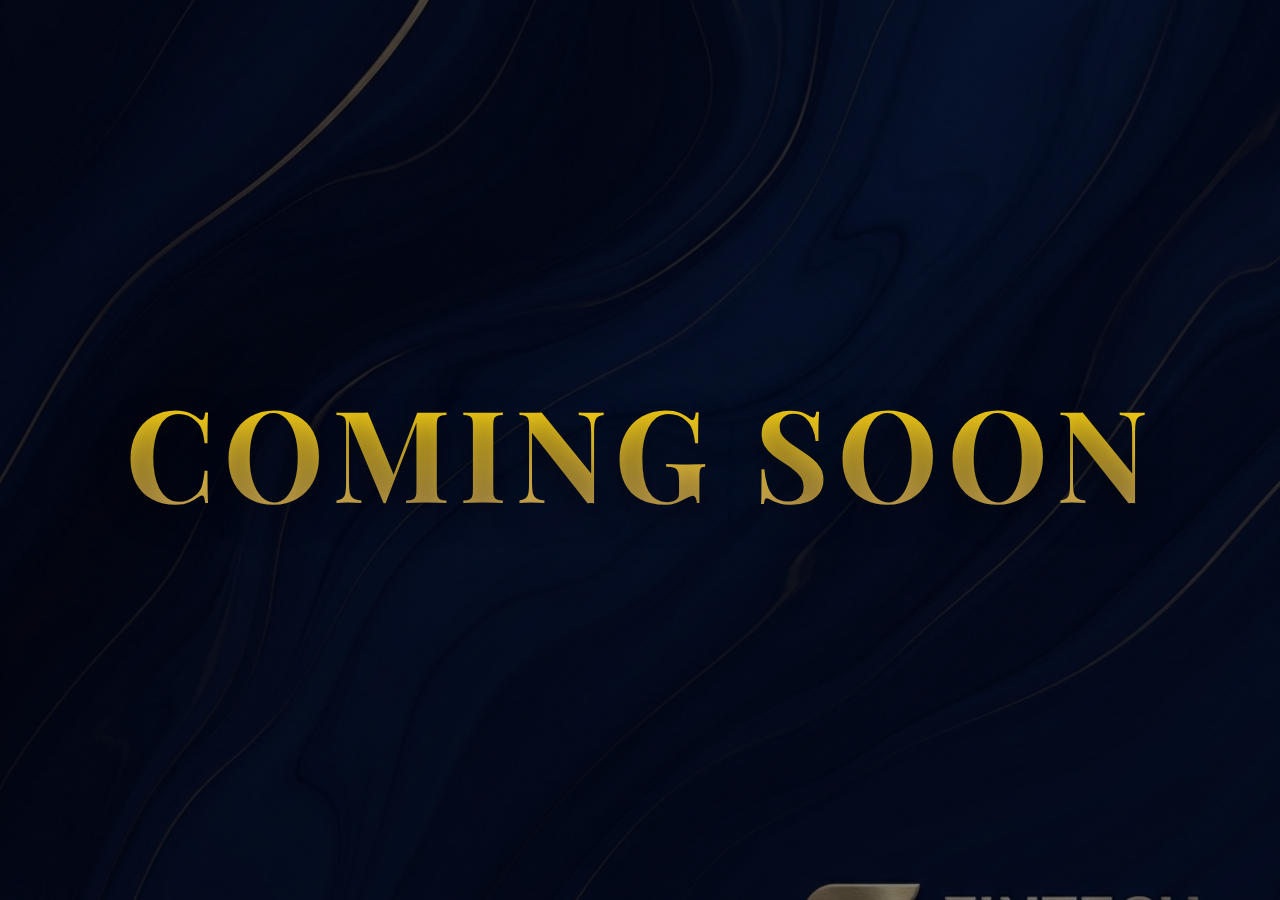
<file: index.html>
<!DOCTYPE html>
<html lang="en">

<head>
    <meta charset="UTF-8">
    <meta name="viewport" content="width=device-width, initial-scale=1.0">
    <title>Coming Soon | Aarthi, Madesh, Hari</title>
    <link rel="preconnect" href="https://fonts.googleapis.com">
    <link rel="preconnect" href="https://fonts.gstatic.com" crossorigin>
    <link href="https://fonts.googleapis.com/css2?family=Playfair+Display:ital,wght@0,400;0,700;1,400&display=swap"
        rel="stylesheet">
    <link rel="stylesheet" href="styles.css">
</head>

<body>

    <div class="container">
        <!-- Main Hero Text -->
        <h1 class="hero-text">COMING SOON</h1>

        <!-- Team Section -->
        <!-- <div class="team-section">
        <div class="team-members">
            <span class="member">Aarthi</span>
            <span class="member">Madesh</span>
            <span class="member">Hari</span>
        </div>
    </div> -->
    </div>

</body>

</html>
</file>
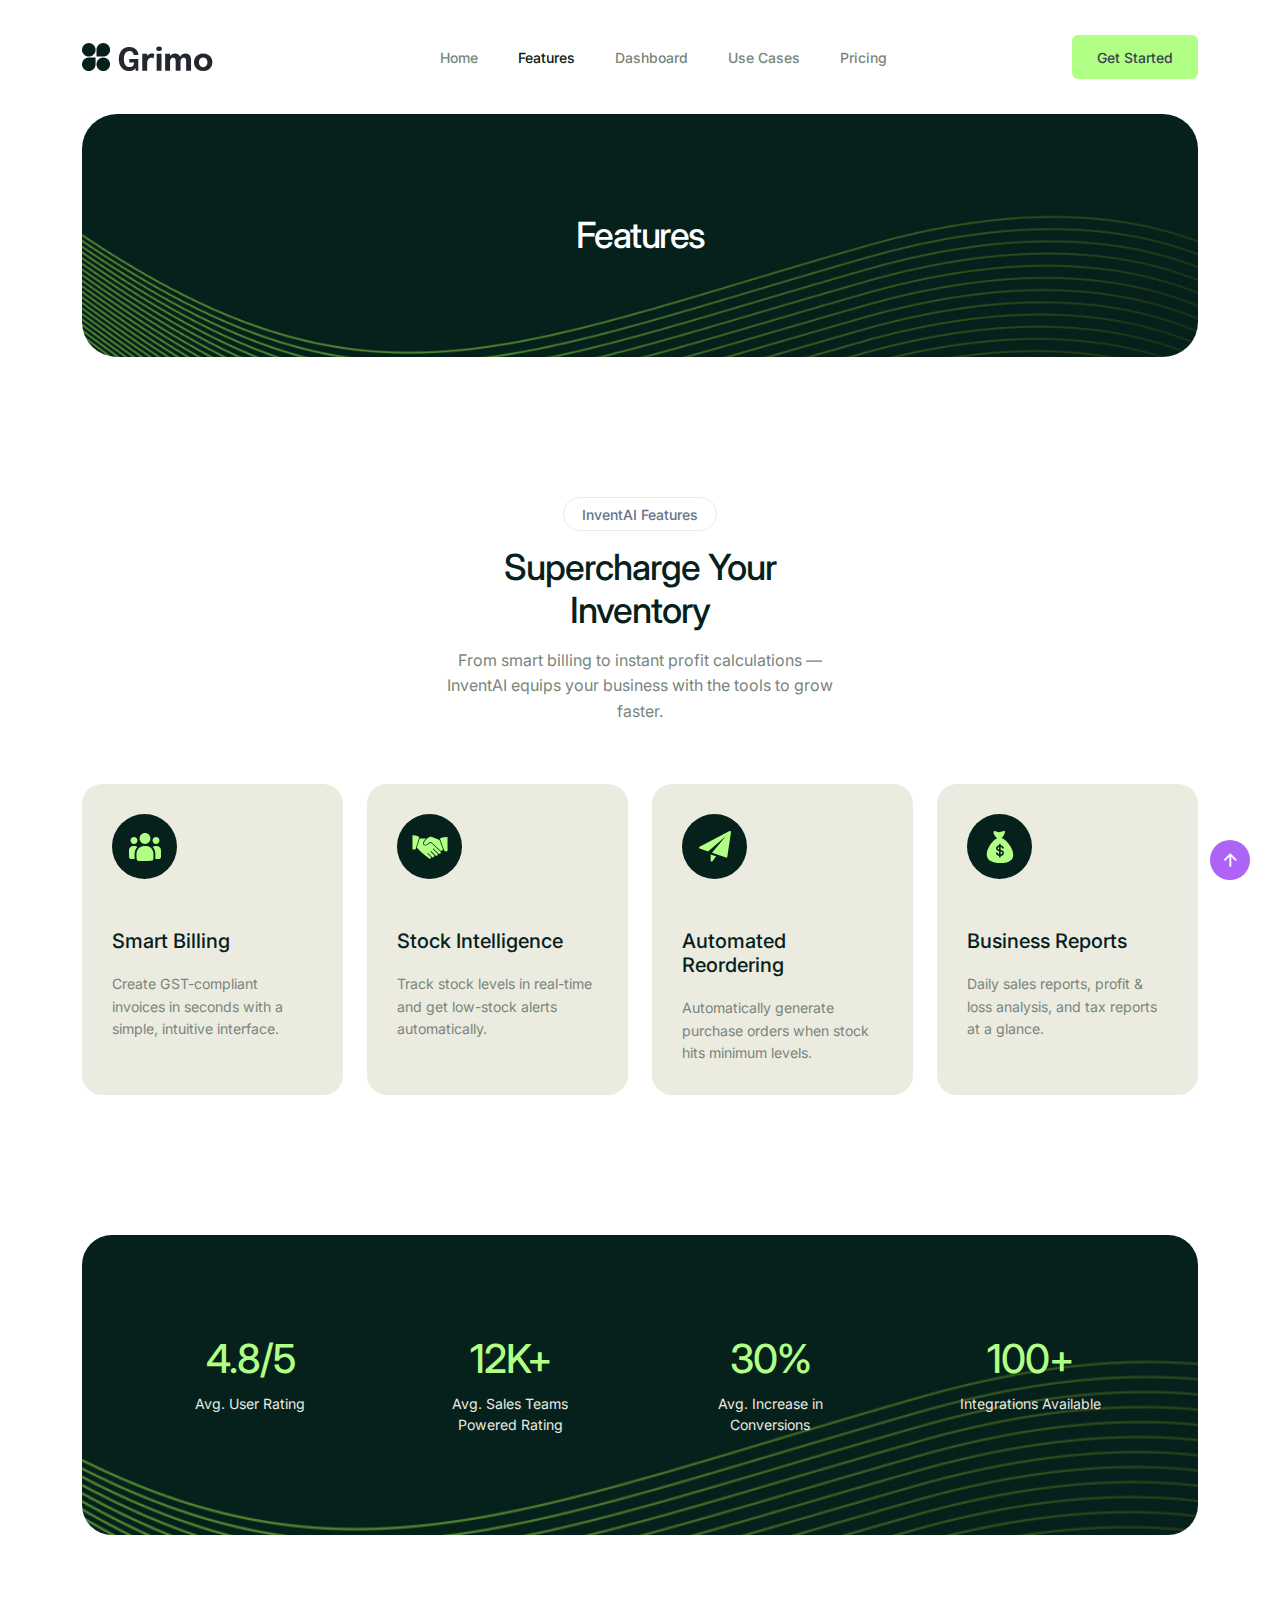
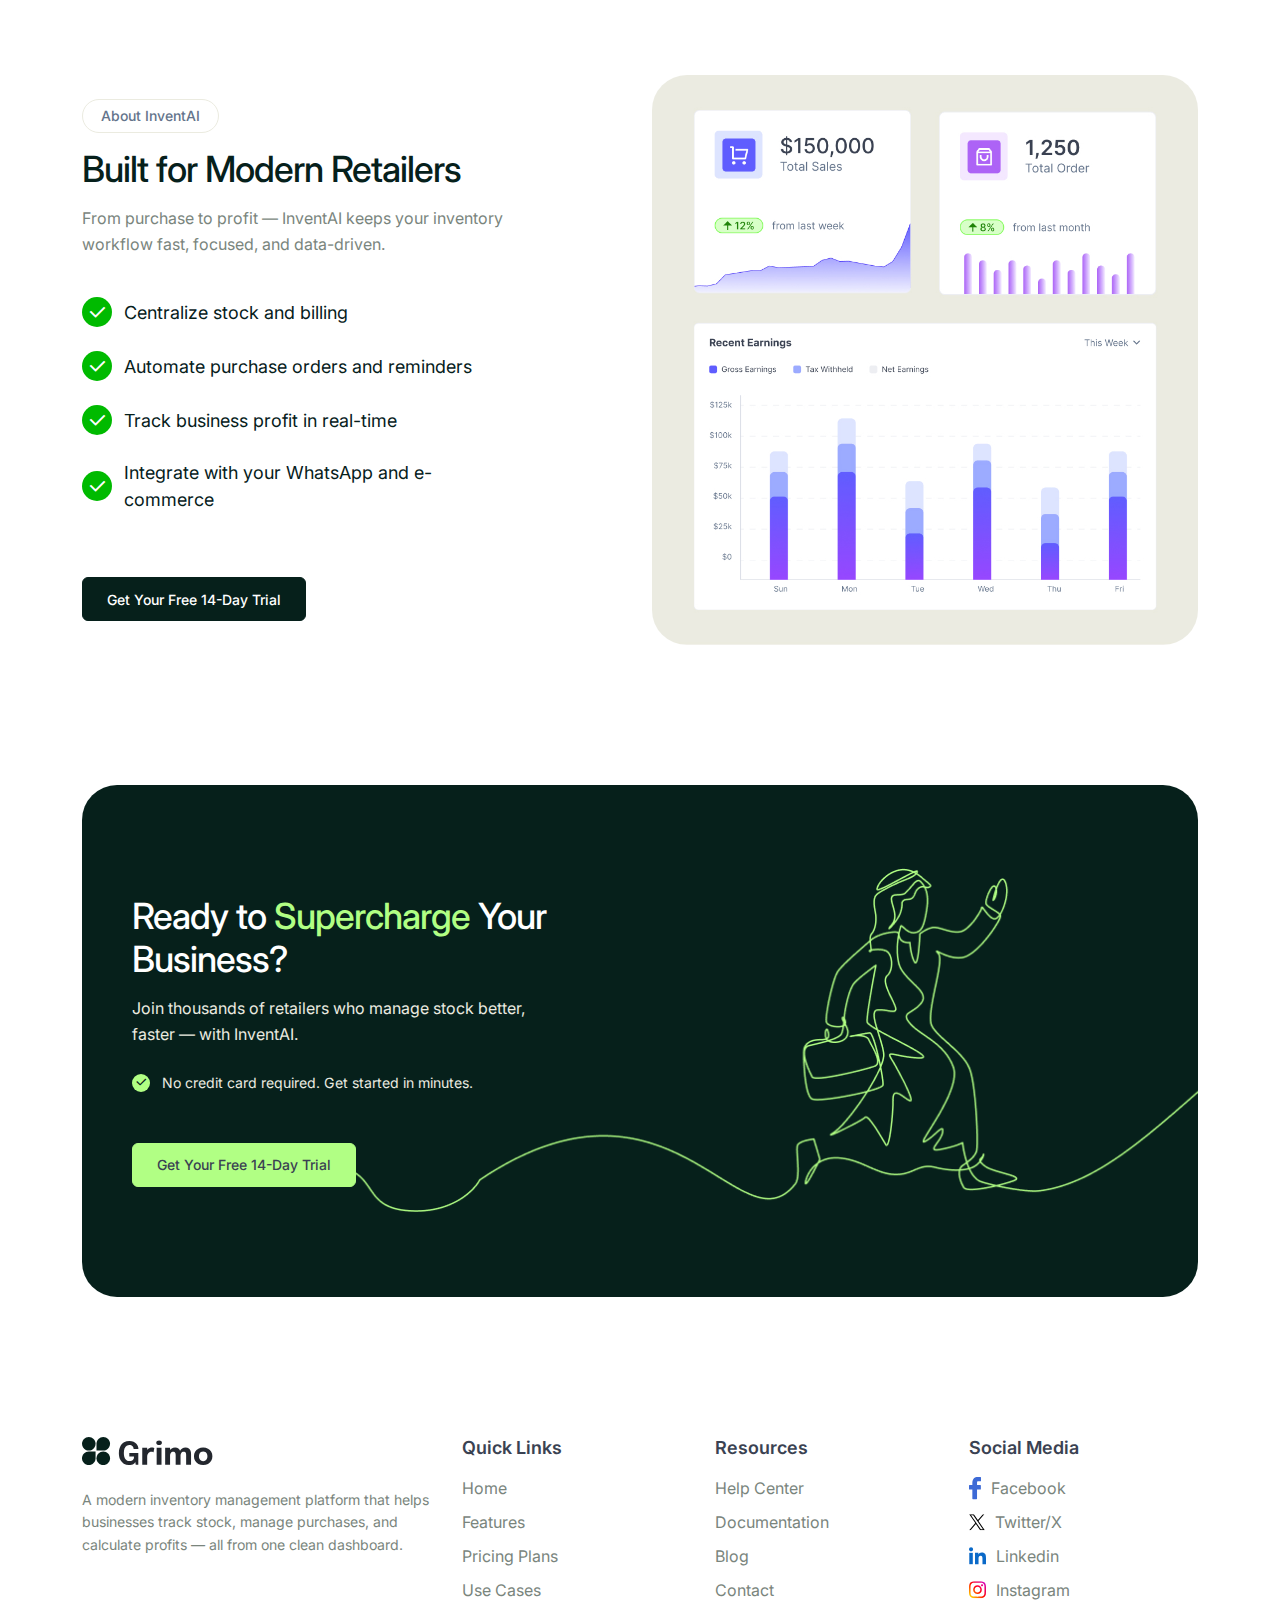
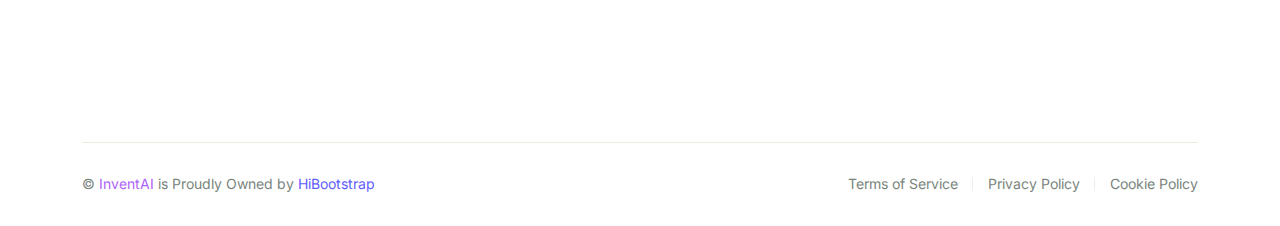
<file: features.html>
<!DOCTYPE html>
<html lang="zxx">

<!-- Mirrored from templates.hibootstrap.com/grimo/sales/features.html by HTTrack Website Copier/3.x [XR&CO'2014], Fri, 30 Jan 2026 13:02:44 GMT -->

<head>
    <!-- Required meta tags -->
    <meta charset="utf-8">
    <meta name="viewport" content="width=device-width, initial-scale=1, shrink-to-fit=no">

    <!-- Links Of CSS File -->
    <link rel="stylesheet" href="assets/css/google-icon.css">
    <link rel="stylesheet" href="assets/css/remixicon.css">
    <link rel="stylesheet" href="assets/css/swiper-bundle.min.css">
    <link rel="stylesheet" href="assets/css/style.css">

    <!-- Favicon -->
    <link rel="icon" type="image/png" href="assets/images/favicon.png">
    <!-- Title -->
    <title>Grimo - Multipurpose Bootstrap 5 Landing Page Template</title>
</head>

<body>
    <!-- Start Preloader Area -->
    <div class="preloader" id="preloader">
        <div class="preloader">
            <div class="waviy position-relative">
                <span class="d-inline-block">I</span>
                <span class="d-inline-block">N</span>
                <span class="d-inline-block">V</span>
                <span class="d-inline-block">E</span>
                <span class="d-inline-block">N</span>
                <span class="d-inline-block">T</span>
                <span class="d-inline-block">A</span>
                <span class="d-inline-block">I</span>
            </div>
        </div>
    </div>
    <!-- End Preloader Area -->

    <!-- Start Navbar Area -->
    <nav class="navbar navbar-expand-lg bg-transparent" id="navbar">
        <div class="container cmw-1308">
            <a class="navbar-brand" href="index.html">
                <img src="assets/images/logo.svg" class="black-logo" alt="logo">
                <img src="assets/images/white-logo.svg" class="white-logo d-none" alt="logo">
            </a>
            <button class="navbar-toggler" type="button" data-bs-toggle="collapse"
                data-bs-target="#navbarSupportedContent" aria-controls="navbarSupportedContent" aria-expanded="false"
                aria-label="Toggle navigation" id="navbar_toggler">
                <span class="border-bottom border-3 border-secondary top"></span>
                <span class="border-bottom border-3 border-secondary middle my-5px"></span>
                <span class="border-bottom border-3 border-secondary bottom"></span>
            </button>

            <div class="collapse navbar-collapse" id="navbarSupportedContent">
                <ul class="navbar-nav m-auto">
                    <li class="nav-item">
                        <a class="nav-link fs-14 fw-medium text-body-color-50 hover p-0" href="index.html">Home</a>
                    </li>
                    <li class="nav-item">
                        <a class="nav-link fs-14 fw-medium text-body-color-50 hover p-0 active"
                            href="features.html">Features</a>
                    </li>
                    <li class="nav-item">
                        <a class="nav-link fs-14 fw-medium text-body-color-50 hover p-0" target="_blank"
                            href="#">Dashboard</a>
                    </li>
                    <li class="nav-item">
                        <a class="nav-link fs-14 fw-medium text-body-color-50 hover p-0" href="use-cases.html">Use
                            Cases</a>
                    </li>
                    <li class="nav-item">
                        <a class="nav-link fs-14 fw-medium text-body-color-50 hover p-0" href="pricing.html">Pricing</a>
                    </li>
                </ul>
                <div class="others-option">
                    <a href="pricing.html" class="btn fw-medium fs-14 border-success bg-success rounded-2 hover-bg">
                        Get Started
                    </a>
                </div>
            </div>
        </div>
    </nav>
    <!-- End Navbar Area -->

    <!-- Start Banner Area -->
    <div class="page-banner-area">
        <div class="container cmw-1308">
            <div class="bg-img page-banner-bg-wrap" style="background-image: url(assets/images/funfacts-bg.jpg);">
                <div class="page-banner-content text-center">
                    <h1 class="mb-0 fw-medium text-white">Features</h1>
                </div>
            </div>
        </div>
    </div>
    <!-- End Banner Area -->

    <!-- Start Features Area -->
    <div class="features-area ptb-140">
        <div class="container cmw-1308">
            <div class="section-title mx-auto text-center" style="max-width: 415px;">
                <span class="top-title">InventAI Features</span>
                <h2 class="text-secondary-50 fw-medium">Supercharge Your Inventory</h2>
                <p>From smart billing to instant profit calculations — InventAI equips your business with the tools to
                    grow faster.</p>
            </div>
            <div class="row g-4">
                <div class="col-lg-3 col-md-6">
                    <div class="features-single-item">
                        <div class="icon bg-secondary-50 d-flex align-items-center justify-content-center rounded-circle"
                            style="width: 65px; height: 65px;">
                            <img src="assets/images/icons/group.svg" alt="group">
                        </div>
                        <h3 class="fw-medium text-secondary-50">Smart Billing</h3>
                        <p>Create GST-compliant invoices in seconds with a simple, intuitive interface.</p>
                    </div>
                </div>
                <div class="col-lg-3 col-md-6">
                    <div class="features-single-item">
                        <div class="icon bg-secondary-50 d-flex align-items-center justify-content-center rounded-circle"
                            style="width: 65px; height: 65px;">
                            <img src="assets/images/icons/handshake.svg" alt="handshake">
                        </div>
                        <h3 class="fw-medium text-secondary-50">Stock Intelligence</h3>
                        <p>Track stock levels in real-time and get low-stock alerts automatically.</p>
                    </div>
                </div>
                <div class="col-lg-3 col-md-6">
                    <div class="features-single-item">
                        <div class="icon bg-secondary-50 d-flex align-items-center justify-content-center rounded-circle"
                            style="width: 65px; height: 65px;">
                            <img src="assets/images/icons/paper-plane.svg" alt="paper-plane">
                        </div>
                        <h3 class="fw-medium text-secondary-50">Automated Reordering</h3>
                        <p>Automatically generate purchase orders when stock hits minimum levels.</p>
                    </div>
                </div>
                <div class="col-lg-3 col-md-6">
                    <div class="features-single-item">
                        <div class="icon bg-secondary-50 d-flex align-items-center justify-content-center rounded-circle"
                            style="width: 65px; height: 65px;">
                            <img src="assets/images/icons/dollar-bag.svg" alt="dollar-bag">
                        </div>
                        <h3 class="fw-medium text-secondary-50">Business Reports</h3>
                        <p>Daily sales reports, profit & loss analysis, and tax reports at a glance.</p>
                    </div>
                </div>
            </div>
        </div>
    </div>
    <!-- End Features Area -->

    <!-- Start Counter Area -->
    <div class="counter-area pb-140">
        <div class="container cmw-1308">
            <div class="bg-img counter-bg-wrap" style="background-image: url(assets/images/funfacts-bg.jpg);">
                <div class="row g-4 justify-content-center">
                    <div class="col-md-3 col-sm-6 col-6">
                        <div class="counter-single-item text-center">
                            <h1>4.8/5</h1>
                            <span>Avg. User Rating</span>
                        </div>
                    </div>
                    <div class="col-md-3 col-sm-6 col-6">
                        <div class="counter-single-item text-center">
                            <h1>12K+</h1>
                            <span>Avg. Sales Teams Powered Rating</span>
                        </div>
                    </div>
                    <div class="col-md-3 col-sm-6 col-6">
                        <div class="counter-single-item text-center">
                            <h1>30%</h1>
                            <span>Avg. Increase in Conversions</span>
                        </div>
                    </div>
                    <div class="col-md-3 col-sm-6 col-6">
                        <div class="counter-single-item text-center">
                            <h1>100+</h1>
                            <span>Integrations Available</span>
                        </div>
                    </div>
                </div>
            </div>
        </div>
    </div>
    <!-- End Counter Area -->

    <!-- Start About Grimo Area -->
    <div class="about-trzo-area pb-140">
        <div class="container cmw-1308">
            <div class="row align-items-center g-4">
                <div class="col-lg-6">
                    <div class="about-content">
                        <span class="top-title">About InventAI</span>
                        <h2 class="text-secondary-50">Built for Modern Retailers</h2>
                        <p>From purchase to profit — InventAI keeps your inventory workflow fast, focused, and
                            data-driven.</p>

                        <ul class="p-0 list-unstyled">
                            <li class="d-flex align-items-center mb-4" style="gap: 12px;">
                                <div class="flex-shrink-0">
                                    <i class="ri-check-fill fs-22 d-flex justify-content-center align-items-center text-white bg-success-70 rounded-circle"
                                        style="width: 30px; height: 30px;"></i>
                                </div>
                                <div class="flex-grow-1">
                                    <span class="text-secondary-50 fs-18">Centralize stock and billing</span>
                                </div>
                            </li>
                            <li class="d-flex align-items-center mb-4" style="gap: 12px;">
                                <div class="flex-shrink-0">
                                    <i class="ri-check-fill fs-22 d-flex justify-content-center align-items-center text-white bg-success-70 rounded-circle"
                                        style="width: 30px; height: 30px;"></i>
                                </div>
                                <div class="flex-grow-1">
                                    <span class="text-secondary-50 fs-18">Automate purchase orders and reminders</span>
                                </div>
                            </li>
                            <li class="d-flex align-items-center mb-4" style="gap: 12px;">
                                <div class="flex-shrink-0">
                                    <i class="ri-check-fill fs-22 d-flex justify-content-center align-items-center text-white bg-success-70 rounded-circle"
                                        style="width: 30px; height: 30px;"></i>
                                </div>
                                <div class="flex-grow-1">
                                    <span class="text-secondary-50 fs-18">Track business profit in real-time</span>
                                </div>
                            </li>
                            <li class="d-flex align-items-center mb-4" style="gap: 12px;">
                                <div class="flex-shrink-0">
                                    <i class="ri-check-fill fs-22 d-flex justify-content-center align-items-center text-white bg-success-70 rounded-circle"
                                        style="width: 30px; height: 30px;"></i>
                                </div>
                                <div class="flex-grow-1">
                                    <span class="text-secondary-50 fs-18">Integrate with your WhatsApp and
                                        e-commerce</span>
                                </div>
                            </li>
                        </ul>

                        <a href="pricing.html"
                            class="btn default-btn border-secondary-50 bg-secondary-50 border-secondary-50 border-1 fw-medium fs-14 rounded-2 text-white hover-bg mt-lg-4">Get
                            Your Free 14-Day Trial</a>
                    </div>
                </div>
                <div class="col-lg-6">
                    <div class="about-img">
                        <img src="assets/images/about.jpg" alt="about">
                    </div>
                </div>
            </div>
        </div>
    </div>
    <!-- End About Grimo Area -->

    <!-- Start Supercharge  Area -->
    <div class="supercharge-arae">
        <div class="container cmw-1308">
            <div class="supercharge-wrap bg-secondary-50">
                <div class="row">
                    <div class="col-lg-6">
                        <div class="supercharge-content">
                            <h2>Ready to <span>Supercharge</span> Your Business?</h2>
                            <p>Join thousands of retailers who manage stock better, faster — with InventAI.</p>

                            <ul class="p-0 list-unstyled">
                                <li class="d-flex align-items-center mb-4" style="gap: 12px;">
                                    <div class="flex-shrink-0">
                                        <i class="ri-check-fill fs-14 d-flex justify-content-center align-items-center text-secondary-50 bg-success rounded-circle"
                                            style="width: 18px; height: 18px;"></i>
                                    </div>
                                    <div class="flex-grow-1">
                                        <span class="text-gray-light">No credit card required. Get started in
                                            minutes.</span>
                                    </div>
                                </li>
                            </ul>

                            <a href="pricing.html"
                                class="btn default-btn border-success bg-success border-success border-1 fw-medium fs-14 rounded-2 hover-bg mt-lg-4">Get
                                Your Free 14-Day Trial</a>
                        </div>
                    </div>
                </div>

                <img src="assets/images/free-trial.png" class="free-trial-img" alt="free-trial">
            </div>
        </div>
    </div>
    <!-- End Supercharge  Area -->

    <!-- Start Footer Area -->
    <div class="footer-area ptb-140">
        <div class="container cmw-1308">
            <div class="row g-4">
                <div class="col-lg-4">
                    <div class="footer-single-item">
                        <a href="index.html" class="logo">
                            <img src="assets/images/logo.svg" class="black-logo" alt="black-logo">
                            <img src="assets/images/white-logo.svg" class="d-none white-logo" alt="white-logo">
                        </a>
                        <p class="dec">A modern inventory management platform that helps businesses track stock, manage
                            purchases, and calculate profits — all from one clean dashboard.</p>
                    </div>
                </div>
                <div class="col-lg-8">
                    <div class="row g-4">
                        <div class="col-lg-4 col-sm-6">
                            <div class="footer-single-item pl-90">
                                <h3>Quick Links</h3>
                                <ul class="p-0 m-0 list-unstyled import-link">
                                    <li>
                                        <a href="#">Home</a>
                                    </li>
                                    <li>
                                        <a href="#">Features</a>
                                    </li>
                                    <li>
                                        <a href="#">Pricing Plans</a>
                                    </li>
                                    <li>
                                        <a href="#">Use Cases</a>
                                    </li>
                                </ul>
                            </div>
                        </div>
                        <div class="col-lg-4 col-sm-6">
                            <div class="footer-single-item pl-62">
                                <h3>Resources</h3>
                                <ul class="p-0 m-0 list-unstyled import-link">
                                    <li>
                                        <a href="#">Help Center</a>
                                    </li>
                                    <li>
                                        <a href="#">Documentation</a>
                                    </li>
                                    <li>
                                        <a href="#">Blog</a>
                                    </li>
                                    <li>
                                        <a href="#">Contact</a>
                                    </li>
                                </ul>
                            </div>
                        </div>
                        <div class="col-lg-4 col-sm-6">
                            <div class="footer-single-item pl-45">
                                <h3>Social Media</h3>
                                <ul class="p-0 mb-0 list-unstyled social-link" style="gap: 10px;">
                                    <li>
                                        <a href="https://www.facebook.com/" target="_blank">
                                            <img src="assets/images/icons/facebook.svg" alt="facebook">
                                            <span>Facebook</span>
                                        </a>
                                    </li>
                                    <li>
                                        <a href="https://www.twitter.com/" target="_blank">
                                            <img src="assets/images/icons/x.svg" alt="x">
                                            <span>Twitter/X</span>
                                        </a>
                                    </li>
                                    <li>
                                        <a href="https://www.linkedin.com/" target="_blank">
                                            <img src="assets/images/icons/linkedin.svg" alt="facebook">
                                            <span>Linkedin</span>
                                        </a>
                                    </li>
                                    <li>
                                        <a href="https://www.instagram.com/" target="_blank">
                                            <img src="assets/images/icons/instagram.svg" alt="facebook">
                                            <span>Instagram</span>
                                        </a>
                                    </li>
                                </ul>
                            </div>
                        </div>
                    </div>
                </div>
            </div>
        </div>
    </div>
    <!-- End Footer Area -->

    <!-- Start Copyright Area -->
    <div class="copyright-area">
        <div class="container cmw-1308">
            <div
                class="d-flex flex-wrap gap-2 justify-content-center justify-content-md-between align-items-center border-top border-gray-light copyright-content">
                <p class="fs-14 mb-0">© <span class="text-primary-div">InventAI</span> is Proudly Owned by <a
                        href="https://hibootstrap.com/" target="_blank"
                        class="text-decoration-none text-primary">HiBootstrap</a></p>
                <ul
                    class="p-0 m-0 list-unstyled d-flex flex-wrap justify-content-center justify-content-md-end terms-info">
                    <li>
                        <a href="#">Terms of Service</a>
                    </li>
                    <li>
                        <a href="#">Privacy Policy</a>
                    </li>
                    <li>
                        <a href="#">Cookie Policy</a>
                    </li>
                </ul>
            </div>
        </div>
    </div>
    <!-- End Copyright Area -->

    <!-- Start Back To Up Area -->
    <button type="button" id="backtotop">
        <i class="ri-arrow-up-line"></i>
    </button>
    <!-- End Back To Up Area -->

    <!-- <div class="theme-switch">
        <div class="switch-toggle d-flex align-items-center bg-transparent border-0 p-0 cursor" style="gap: 10px;"
            id="switch-toggle">
            <span class="fs-14 text-secondary fw-medium">Light/Dark:</span>
            <div class="position-relative" style="top: 3px;">
                <span class="dark"><i class="material-symbols-outlined fs-22 text-rating-color">light_mode</i></span>
                <span class="light"><i class="material-symbols-outlined fs-22 text-rating-color">dark_mode</i></span>
            </div>
        </div>

        <label id="switch" class="d-flex align-items-center cursor" style="gap: 5px; margin-top: 10px;">
            <span class="fs-14 text-secondary fw-medium">LTR/RTL:</span>
            <span class="d-block">
                <input type="checkbox" onchange="toggleTheme()" id="slider" class="position-absolute opacity-0">
                <span class="sliders round"></span>
            </span>
            <span class="switch-slide"></span>
        </label>
    </div> -->

    <!-- Demo Show Button trigger modal -->
    <!-- <button type="button"
        class="position-fixed top-50 translate-middle-y bg-white py-2 px-3 rounded-end-3 border bg-white z-2 demos-btn"
        data-bs-toggle="modal" data-bs-target="#exampleModal">
        <i class="material-symbols-outlined">stacks</i>
        <span class="d-block fs-14">Demos</span>
    </button> -->

    <!-- Demo Modal -->
    <div class="modal fade demos-modal" id="exampleModal" tabindex="-1" aria-labelledby="exampleModalLabel"
        aria-hidden="true">
        <button type="button"
            class="btn-close position-absolute top-0 end-0 m-2 bg-danger p-3 text-white rounded-circle opacity-100"
            data-bs-dismiss="modal" aria-label="Close"></button>
        <div class="modal-dialog modal-fullscreen w-auto m-4 m-lg-5">
            <div class="modal-content p-3 p-px-lg-4 py-xl-5 rounded-4">
                <div class="modal-header text-center justify-content-center border-0 p-0 mb-3 mb-lg-4 bg-transparent">
                    <h1 class="modal-title fs-2 mb-0" id="exampleModalLabel">Multi-Niche <span class="fw-medium">Landing
                            Pages</span> 🙂</h1>
                </div>

                <div class="modal-body">
                    <div class="row g-4 justify-content-center">

                        <div class="col-xl-4 col-xxl-3 col-sm-6">
                            <a href="https://templates.hibootstrap.com/grimo/ecommerce/ecommerce-landing-index.html"
                                class="d-block text-decoration-none bg-border-color border text-center p-4 rounded-4 border-black preview-item border-opacity-10">
                                <div class="overflow-hidden rounded-3 mb-3">
                                    <img src="assets/images/demos/home1.jpg" class="rounded-3" alt="home">
                                </div>
                                <h3 class="fs-18 fw-medium text-secondary mb-2">eCommerce</h3>
                                <span class="d-inline-block px-3 py-1 bg-white rounded-pill fs-14 text-primary">Live
                                    Demo</span>
                            </a>
                        </div>
                        <div class="col-xl-4 col-xxl-3 col-sm-6">
                            <a href="https://templates.hibootstrap.com/grimo/crm/index.html"
                                class="d-block text-decoration-none bg-border-color border text-center p-4 rounded-4 border-black preview-item border-opacity-10">
                                <div class="overflow-hidden rounded-3 mb-3">
                                    <img src="assets/images/demos/home2.jpg" class="rounded-3" alt="home">
                                </div>
                                <h3 class="fs-18 fw-medium text-secondary mb-2">CRM</h3>
                                <span class="d-inline-block px-3 py-1 bg-white rounded-pill fs-14 text-primary">Live
                                    Demo</span>
                            </a>
                        </div>
                        <div class="col-xl-4 col-xxl-3 col-sm-6">
                            <a href="https://templates.hibootstrap.com/grimo/project-management/index.html"
                                class="d-block text-decoration-none bg-border-color border text-center p-4 rounded-4 border-black preview-item border-opacity-10">
                                <div class="overflow-hidden rounded-3 mb-3">
                                    <img src="assets/images/demos/home3.jpg" class="rounded-3" alt="home">
                                </div>
                                <h3 class="fs-18 fw-medium text-secondary mb-2">Project Management</h3>
                                <span class="d-inline-block px-3 py-1 bg-white rounded-pill fs-14 text-primary">Live
                                    Demo</span>
                            </a>
                        </div>
                        <div class="col-xl-4 col-xxl-3 col-sm-6">
                            <a href="https://templates.hibootstrap.com/grimo/lms/lms-landing-index.html"
                                class="d-block text-decoration-none bg-border-color border text-center p-4 rounded-4 border-black preview-item border-opacity-10">
                                <div class="overflow-hidden rounded-3 mb-3">
                                    <img src="assets/images/demos/home4.jpg" class="rounded-3" alt="home">
                                </div>
                                <h3 class="fs-18 fw-medium text-secondary mb-2">LMS</h3>
                                <span class="d-inline-block px-3 py-1 bg-white rounded-pill fs-14 text-primary">Live
                                    Demo</span>
                            </a>
                        </div>
                        <div class="col-xl-4 col-xxl-3 col-sm-6">
                            <a href="https://templates.hibootstrap.com/grimo/helpdesk/index.html"
                                class="d-block text-decoration-none bg-border-color border text-center p-4 rounded-4 border-black preview-item border-opacity-10">
                                <div class="overflow-hidden rounded-3 mb-3">
                                    <img src="assets/images/demos/home5.jpg" class="rounded-3" alt="home">
                                </div>
                                <h3 class="fs-18 fw-medium text-secondary mb-2">Help Desk</h3>
                                <span class="d-inline-block px-3 py-1 bg-white rounded-pill fs-14 text-primary">Live
                                    Demo</span>
                            </a>
                        </div>
                        <div class="col-xl-4 col-xxl-3 col-sm-6">
                            <a href="https://templates.hibootstrap.com/grimo/analytics/index.html"
                                class="d-block text-decoration-none bg-border-color border text-center p-4 rounded-4 border-black preview-item border-opacity-10">
                                <div class="overflow-hidden rounded-3 mb-3">
                                    <img src="assets/images/demos/home6.jpg" class="rounded-3" alt="home">
                                </div>
                                <h3 class="fs-18 fw-medium text-secondary mb-2">Analytics</h3>
                                <span class="d-inline-block px-3 py-1 bg-white rounded-pill fs-14 text-primary">Live
                                    Demo</span>
                            </a>
                        </div>
                        <div class="col-xl-4 col-xxl-3 col-sm-6">
                            <a href="https://templates.hibootstrap.com/grimo/crypto/index.html"
                                class="d-block text-decoration-none bg-border-color border text-center p-4 rounded-4 border-black preview-item border-opacity-10">
                                <div class="overflow-hidden rounded-3 mb-3">
                                    <img src="assets/images/demos/home7.jpg" class="rounded-3" alt="home">
                                </div>
                                <h3 class="fs-18 fw-medium text-secondary mb-2">Crypto</h3>
                                <span class="d-inline-block px-3 py-1 bg-white rounded-pill fs-14 text-primary">Live
                                    Demo</span>
                            </a>
                        </div>
                        <div class="col-xl-4 col-xxl-3 col-sm-6">
                            <a href="index.html"
                                class="d-block text-decoration-none bg-border-color border text-center p-4 rounded-4 border-black preview-item border-opacity-10">
                                <div class="overflow-hidden rounded-3 mb-3">
                                    <img src="assets/images/demos/home8.jpg" class="rounded-3" alt="home">
                                </div>
                                <h3 class="fs-18 fw-medium text-secondary mb-2">Sales</h3>
                                <span class="d-inline-block px-3 py-1 bg-white rounded-pill fs-14 text-primary">Live
                                    Demo</span>
                            </a>
                        </div>
                        <div class="col-xl-4 col-xxl-3 col-sm-6">
                            <a href="https://templates.hibootstrap.com/grimo/school/index.html"
                                class="d-block text-decoration-none bg-border-color border text-center p-4 rounded-4 border-black preview-item border-opacity-10">
                                <div class="overflow-hidden rounded-3 mb-3">
                                    <img src="assets/images/demos/home9.jpg" class="rounded-3" alt="home">
                                </div>
                                <h3 class="fs-18 fw-medium text-secondary mb-2">School</h3>
                                <span class="d-inline-block px-3 py-1 bg-white rounded-pill fs-14 text-primary">Live
                                    Demo</span>
                            </a>
                        </div>
                        <div class="col-xl-4 col-xxl-3 col-sm-6">
                            <a href="https://templates.hibootstrap.com/grimo/call-center/index.html"
                                class="d-block text-decoration-none bg-border-color border text-center p-4 rounded-4 border-black preview-item border-opacity-10">
                                <div class="overflow-hidden rounded-3 mb-3">
                                    <img src="assets/images/demos/home10.jpg" class="rounded-3" alt="home">
                                </div>
                                <h3 class="fs-18 fw-medium text-secondary mb-2">Call Center</h3>
                                <span class="d-inline-block px-3 py-1 bg-white rounded-pill fs-14 text-primary">Live
                                    Demo</span>
                            </a>
                        </div>
                        <div class="col-xl-4 col-xxl-3 col-sm-6">
                            <a href="https://templates.hibootstrap.com/grimo/marketing/marketing-landing-index.html"
                                class="d-block text-decoration-none bg-border-color border text-center p-4 rounded-4 border-black preview-item border-opacity-10">
                                <div class="overflow-hidden rounded-3 mb-3">
                                    <img src="assets/images/demos/home11.jpg" class="rounded-3" alt="home">
                                </div>
                                <h3 class="fs-18 fw-medium text-secondary mb-2">Marketing</h3>
                                <span class="d-inline-block px-3 py-1 bg-white rounded-pill fs-14 text-primary">Live
                                    Demo</span>
                            </a>
                        </div>
                        <div class="col-xl-4 col-xxl-3 col-sm-6">
                            <a href="https://templates.hibootstrap.com/grimo/saas/index.html"
                                class="d-block text-decoration-none bg-border-color border text-center p-4 rounded-4 border-black preview-item border-opacity-10">
                                <div class="overflow-hidden rounded-3 mb-3">
                                    <img src="assets/images/demos/home12.jpg" class="rounded-3" alt="home">
                                </div>
                                <h3 class="fs-18 fw-medium text-secondary mb-2">SaaS</h3>
                                <span class="d-inline-block px-3 py-1 bg-white rounded-pill fs-14 text-primary">Live
                                    Demo</span>
                            </a>
                        </div>
                        <div class="col-xl-4 col-xxl-3 col-sm-6">
                            <a href="https://templates.hibootstrap.com/grimo/real-estate/index.html"
                                class="d-block text-decoration-none bg-border-color border text-center p-4 rounded-4 border-black preview-item border-opacity-10">
                                <div class="overflow-hidden rounded-3 mb-3">
                                    <img src="assets/images/demos/home13.jpg" class="rounded-3" alt="home">
                                </div>
                                <h3 class="fs-18 fw-medium text-secondary mb-2">Real Estate</h3>
                                <span class="d-inline-block px-3 py-1 bg-white rounded-pill fs-14 text-primary">Live
                                    Demo</span>
                            </a>
                        </div>
                        <div class="col-xl-4 col-xxl-3 col-sm-6">
                            <a href="https://templates.hibootstrap.com/grimo/shipment/index.html"
                                class="d-block text-decoration-none bg-border-color border text-center p-4 rounded-4 border-black preview-item border-opacity-10">
                                <div class="overflow-hidden rounded-3 mb-3">
                                    <img src="assets/images/demos/home14.jpg" class="rounded-3" alt="home">
                                </div>
                                <h3 class="fs-18 fw-medium text-secondary mb-2">Shipment</h3>
                                <span class="d-inline-block px-3 py-1 bg-white rounded-pill fs-14 text-primary">Live
                                    Demo</span>
                            </a>
                        </div>
                        <div class="col-xl-4 col-xxl-3 col-sm-6">
                            <a href="https://templates.hibootstrap.com/grimo/finance/index.html"
                                class="d-block text-decoration-none bg-border-color border text-center p-4 rounded-4 border-black preview-item border-opacity-10">
                                <div class="overflow-hidden rounded-3 mb-3">
                                    <img src="assets/images/demos/home15.jpg" class="rounded-3" alt="home">
                                </div>
                                <h3 class="fs-18 fw-medium text-secondary mb-2">Finance</h3>
                                <span class="d-inline-block px-3 py-1 bg-white rounded-pill fs-14 text-primary">Live
                                    Demo</span>
                            </a>
                        </div>
                        <div class="col-xl-4 col-xxl-3 col-sm-6">
                            <a href="https://templates.hibootstrap.com/grimo/social-media/index.html"
                                class="d-block text-decoration-none bg-border-color border text-center p-4 rounded-4 border-black preview-item border-opacity-10">
                                <div class="overflow-hidden rounded-3 mb-3">
                                    <img src="assets/images/demos/home16.jpg" class="rounded-3" alt="home">
                                </div>
                                <h3 class="fs-18 fw-medium text-secondary mb-2">Social Media</h3>
                                <span class="d-inline-block px-3 py-1 bg-white rounded-pill fs-14 text-primary">Live
                                    Demo</span>
                            </a>
                        </div>
                        <div class="col-xl-4 col-xxl-3 col-sm-6">
                            <a href="https://templates.hibootstrap.com/grimo/doctor/index.html"
                                class="d-block text-decoration-none bg-border-color border text-center p-4 rounded-4 border-black preview-item border-opacity-10">
                                <div class="overflow-hidden rounded-3 mb-3">
                                    <img src="assets/images/demos/home17.jpg" class="rounded-3" alt="home">
                                </div>
                                <h3 class="fs-18 fw-medium text-secondary mb-2">Doctor</h3>
                                <span class="d-inline-block px-3 py-1 bg-white rounded-pill fs-14 text-primary">Live
                                    Demo</span>
                            </a>
                        </div>
                        <div class="col-xl-4 col-xxl-3 col-sm-6">
                            <a href="https://templates.hibootstrap.com/grimo/store-analysis/index.html"
                                class="d-block text-decoration-none bg-border-color border text-center p-4 rounded-4 border-black preview-item border-opacity-10">
                                <div class="overflow-hidden rounded-3 mb-3">
                                    <img src="assets/images/demos/home18.jpg" class="rounded-3" alt="home">
                                </div>
                                <h3 class="fs-18 fw-medium text-secondary mb-2">Store Analysis</h3>
                                <span class="d-inline-block px-3 py-1 bg-white rounded-pill fs-14 text-primary">Live
                                    Demo</span>
                            </a>
                        </div>
                        <div class="col-xl-4 col-xxl-3 col-sm-6">
                            <a href="https://templates.hibootstrap.com/grimo/credit-card/index.html"
                                class="d-block text-decoration-none bg-border-color border text-center p-4 rounded-4 border-black preview-item border-opacity-10">
                                <div class="overflow-hidden rounded-3 mb-3">
                                    <img src="assets/images/demos/home19.jpg" class="rounded-3" alt="home">
                                </div>
                                <h3 class="fs-18 fw-medium text-secondary mb-2">Credit Card</h3>
                                <span class="d-inline-block px-3 py-1 bg-white rounded-pill fs-14 text-primary">Live
                                    Demo</span>
                            </a>
                        </div>
                    </div>
                </div>
            </div>
        </div>
    </div>

    <!-- Link Of JS File -->
    <script src="assets/js/bootstrap.bundle.min.js"></script>
    <script src="assets/js/swiper-bundle.min.js"></script>
    <script src="assets/js/fslightbox.js"></script>
    <script src="assets/js/custom.js"></script>
</body>

<!-- Mirrored from templates.hibootstrap.com/grimo/sales/features.html by HTTrack Website Copier/3.x [XR&CO'2014], Fri, 30 Jan 2026 13:02:44 GMT -->

</html>
</file>
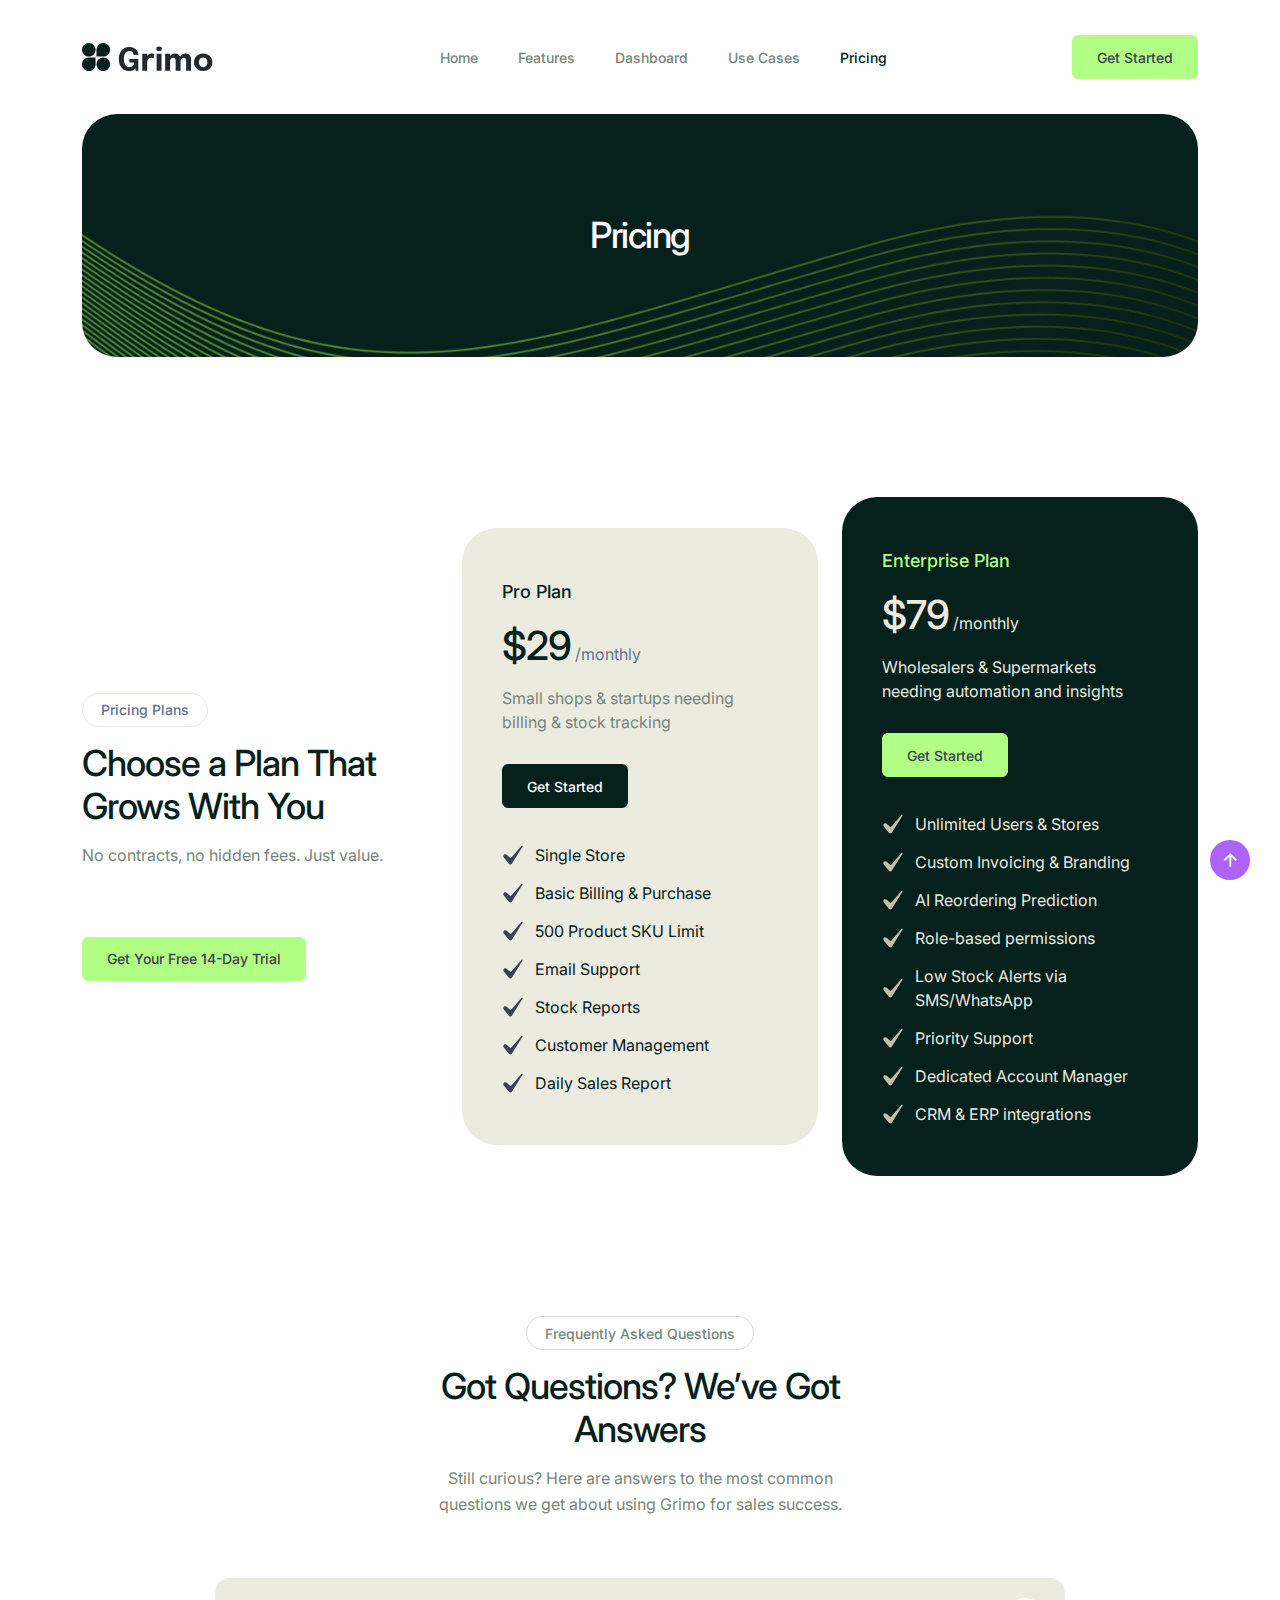
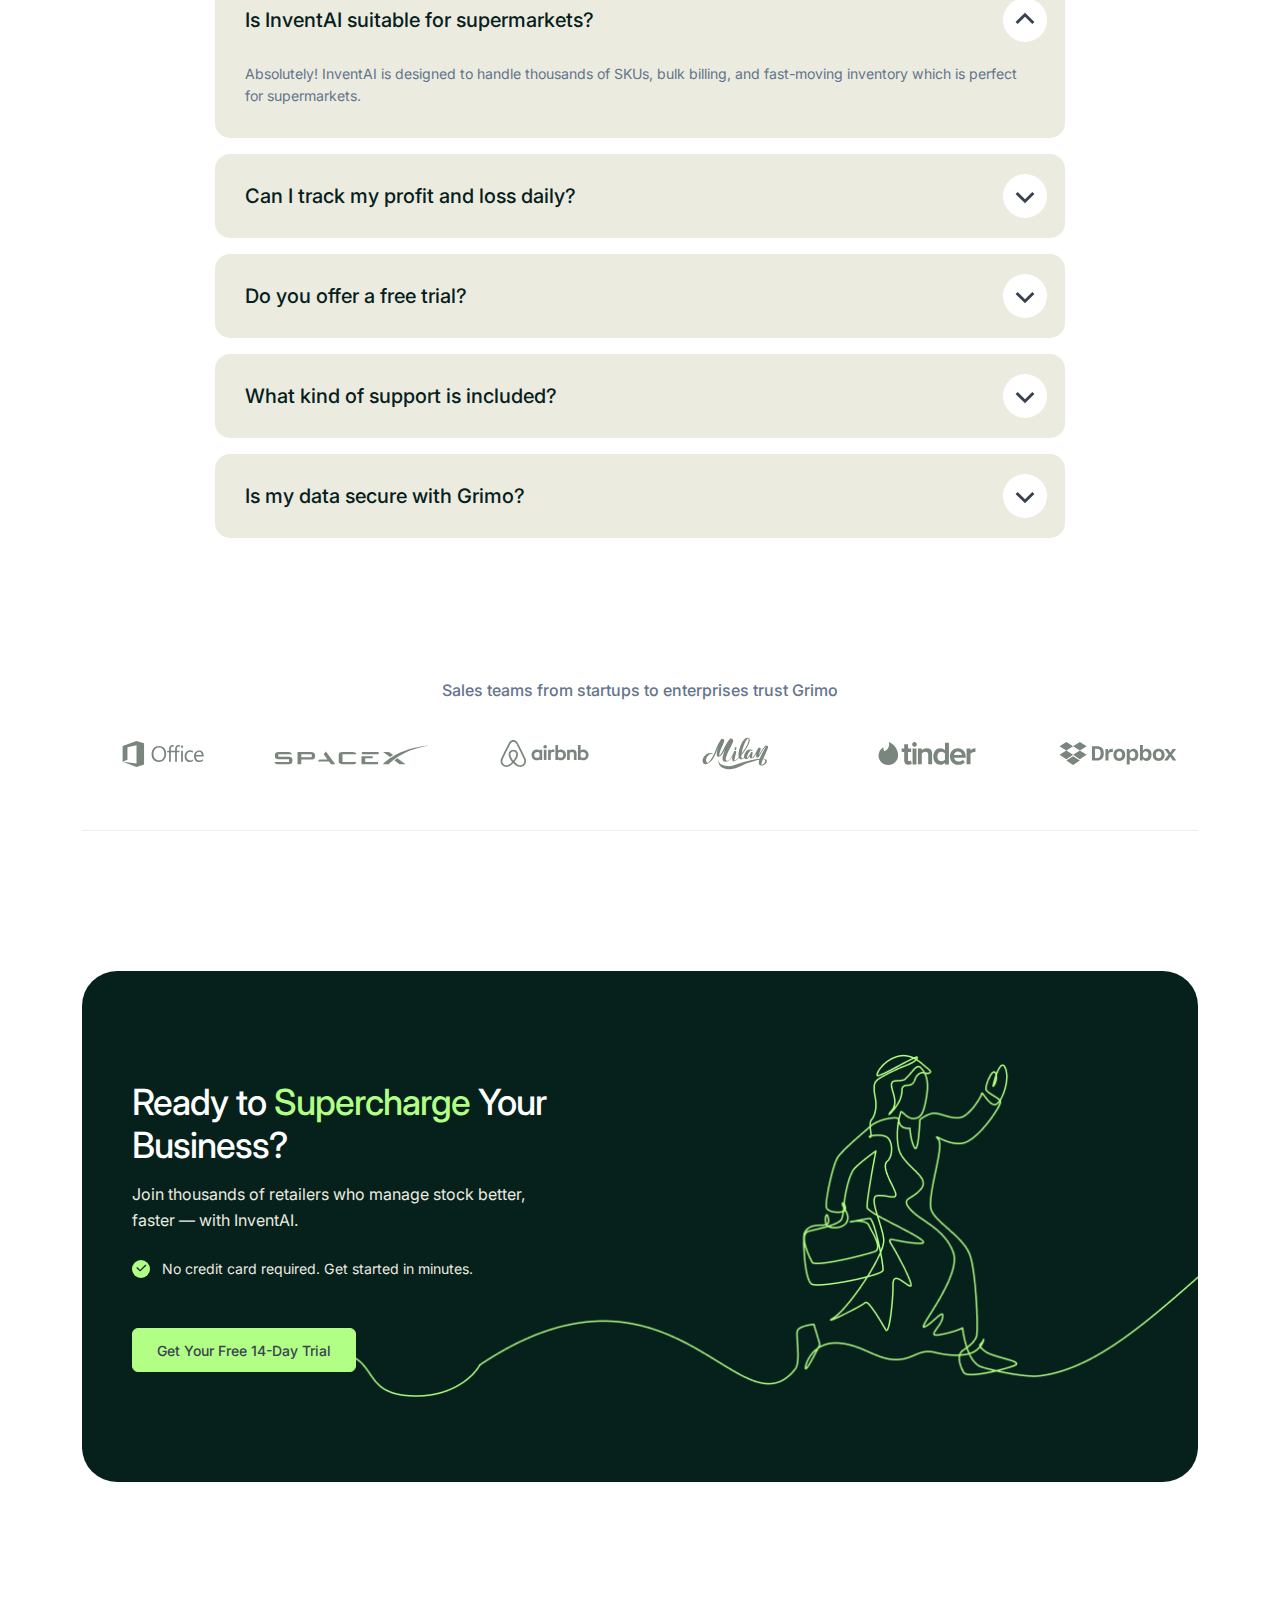
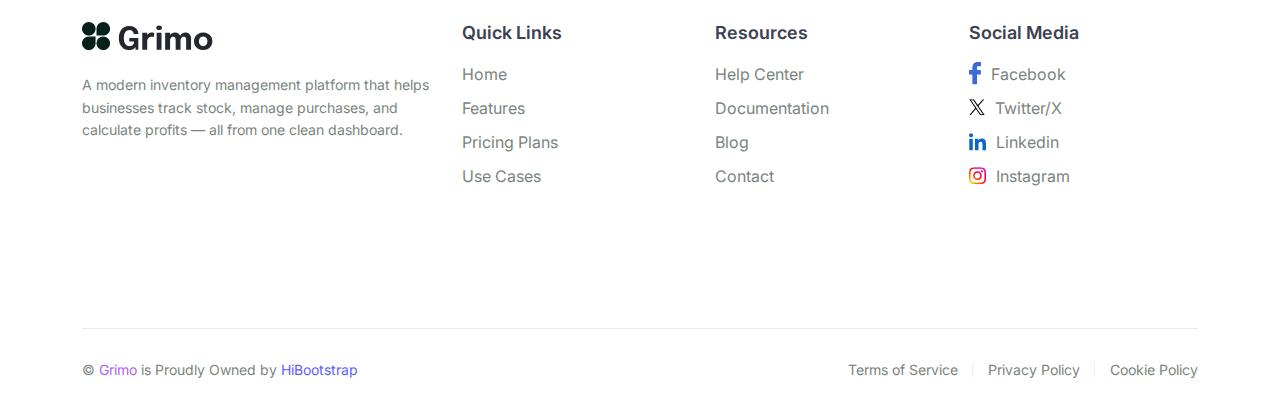
<file: pricing.html>
<!DOCTYPE html>
<html lang="zxx">

<!-- Mirrored from templates.hibootstrap.com/grimo/sales/pricing.html by HTTrack Website Copier/3.x [XR&CO'2014], Fri, 30 Jan 2026 13:02:45 GMT -->

<head>
    <!-- Required meta tags -->
    <meta charset="utf-8">
    <meta name="viewport" content="width=device-width, initial-scale=1, shrink-to-fit=no">

    <!-- Links Of CSS File -->
    <link rel="stylesheet" href="assets/css/google-icon.css">
    <link rel="stylesheet" href="assets/css/remixicon.css">
    <link rel="stylesheet" href="assets/css/swiper-bundle.min.css">
    <link rel="stylesheet" href="assets/css/style.css">

    <!-- Favicon -->
    <link rel="icon" type="image/png" href="assets/images/favicon.png">
    <!-- Title -->
    <title>Grimo - Multipurpose Bootstrap 5 Landing Page Template</title>
</head>

<body>
    <!-- Start Preloader Area -->
    <div class="preloader" id="preloader">
        <div class="preloader">
            <div class="waviy position-relative">
                <span class="d-inline-block">I</span>
                <span class="d-inline-block">N</span>
                <span class="d-inline-block">V</span>
                <span class="d-inline-block">E</span>
                <span class="d-inline-block">N</span>
                <span class="d-inline-block">T</span>
                <span class="d-inline-block">A</span>
                <span class="d-inline-block">I</span>
            </div>
        </div>
    </div>
    <!-- End Preloader Area -->

    <!-- Start Navbar Area -->
    <nav class="navbar navbar-expand-lg bg-transparent" id="navbar">
        <div class="container cmw-1308">
            <a class="navbar-brand" href="index.html">
                <img src="assets/images/logo.svg" class="black-logo" alt="logo">
                <img src="assets/images/white-logo.svg" class="white-logo d-none" alt="logo">
            </a>
            <button class="navbar-toggler" type="button" data-bs-toggle="collapse"
                data-bs-target="#navbarSupportedContent" aria-controls="navbarSupportedContent" aria-expanded="false"
                aria-label="Toggle navigation" id="navbar_toggler">
                <span class="border-bottom border-3 border-secondary top"></span>
                <span class="border-bottom border-3 border-secondary middle my-5px"></span>
                <span class="border-bottom border-3 border-secondary bottom"></span>
            </button>

            <div class="collapse navbar-collapse" id="navbarSupportedContent">
                <ul class="navbar-nav m-auto">
                    <li class="nav-item">
                        <a class="nav-link fs-14 fw-medium text-body-color-50 hover p-0" href="index.html">Home</a>
                    </li>
                    <li class="nav-item">
                        <a class="nav-link fs-14 fw-medium text-body-color-50 hover p-0"
                            href="features.html">Features</a>
                    </li>
                    <li class="nav-item">
                        <a class="nav-link fs-14 fw-medium text-body-color-50 hover p-0" target="_blank"
                            href="#">Dashboard</a>
                    </li>
                    <li class="nav-item">
                        <a class="nav-link fs-14 fw-medium text-body-color-50 hover p-0" href="use-cases.html">Use
                            Cases</a>
                    </li>
                    <li class="nav-item">
                        <a class="nav-link fs-14 fw-medium text-body-color-50 hover p-0 active"
                            href="pricing.html">Pricing</a>
                    </li>
                </ul>
                <div class="others-option">
                    <a href="pricing.html" class="btn fw-medium fs-14 border-success bg-success rounded-2 hover-bg">
                        Get Started
                    </a>
                </div>
            </div>
        </div>
    </nav>
    <!-- End Navbar Area -->

    <!-- Start Banner Area -->
    <div class="page-banner-area">
        <div class="container cmw-1308">
            <div class="bg-img page-banner-bg-wrap" style="background-image: url(assets/images/funfacts-bg.jpg);">
                <div class="page-banner-content text-center">
                    <h1 class="mb-0 fw-medium text-white">Pricing</h1>
                </div>
            </div>
        </div>
    </div>
    <!-- End Banner Area -->

    <!-- Start Pricing Plans Area -->
    <div class="pricing-plans-area pt-140">
        <div class="container cmw-1308">
            <div class="row g-4 justify-content-center align-items-center">
                <div class="col-lg-4">
                    <div class="section-title text-start">
                        <span class="top-title">Pricing Plans</span>
                        <h2 class="text-secondary-50 fw-medium">Choose a Plan That Grows With You</h2>
                        <p>No contracts, no hidden fees. Just value.</p>
                    </div>

                    <a href="pricing.html"
                        class="btn default-btn border-success bg-success border-success border-1 fw-medium fs-14 rounded-2 hover-bg mt-lg-2">Get
                        Your Free 14-Day Trial</a>
                </div>

                <div class="col-lg-4 col-md-6">
                    <div class="pricing-plans-single-item position-relative z-1 bg-3">
                        <div class="pricing-header">
                            <span class="trial">Pro Plan</span>
                            <h1>$29<sub class="text-body"> /monthly</sub></h1>
                            <p>Small shops & startups needing billing & stock tracking</p>
                        </div>
                        <a href="pricing.html"
                            class="btn default-btn border-secondary-50 bg-secondary-50 border-secondary-50 border-1 fw-medium fs-14 rounded-2 text-white hover-bg">Get
                            Started</a>
                        <div class="pricing-content">
                            <ul class="p-0 list-unstyled">
                                <li class="d-flex align-items-center" style="gap: 11px;">
                                    <img src="assets/images/icons/check.svg" alt="check">
                                    <span>Single Store</span>
                                </li>
                                <li class="d-flex align-items-center" style="gap: 11px;">
                                    <img src="assets/images/icons/check.svg" alt="check">
                                    <span>Basic Billing & Purchase</span>
                                </li>
                                <li class="d-flex align-items-center" style="gap: 11px;">
                                    <img src="assets/images/icons/check.svg" alt="check">
                                    <span>500 Product SKU Limit</span>
                                </li>
                                <li class="d-flex align-items-center" style="gap: 11px;">
                                    <img src="assets/images/icons/check.svg" alt="check">
                                    <span>Email Support</span>
                                </li>
                                <li class="d-flex align-items-center" style="gap: 11px;">
                                    <img src="assets/images/icons/check.svg" alt="check">
                                    <span>Stock Reports</span>
                                </li>
                                <li class="d-flex align-items-center" style="gap: 11px;">
                                    <img src="assets/images/icons/check.svg" alt="check">
                                    <span>Customer Management</span>
                                </li>
                                <li class="d-flex align-items-center" style="gap: 11px;">
                                    <img src="assets/images/icons/check.svg" alt="check">
                                    <span>Daily Sales Report</span>
                                </li>
                            </ul>
                        </div>
                    </div>
                </div>
                <div class="col-lg-4 col-md-6">
                    <div class="pricing-plans-single-item position-relative z-1 active">
                        <div class="pricing-header">
                            <span class="trial">Enterprise Plan</span>
                            <h1>$79<sub class="text-gray-light"> /monthly</sub></h1>
                            <p>Wholesalers & Supermarkets needing automation and insights</p>
                        </div>
                        <a href="pricing.html"
                            class="btn default-btn border-success bg-success border-success border-1 fw-medium fs-14 rounded-2 hover-bg">Get
                            Started</a>
                        <div class="pricing-content">
                            <ul class="p-0 list-unstyled">
                                <li class="d-flex align-items-center" style="gap: 11px;">
                                    <img src="assets/images/icons/check.svg" alt="check">
                                    <span>Unlimited Users & Stores</span>
                                </li>
                                <li class="d-flex align-items-center" style="gap: 11px;">
                                    <img src="assets/images/icons/check.svg" alt="check">
                                    <span>Custom Invoicing & Branding</span>
                                </li>
                                <li class="d-flex align-items-center" style="gap: 11px;">
                                    <img src="assets/images/icons/check.svg" alt="check">
                                    <span>AI Reordering Prediction</span>
                                </li>
                                <li class="d-flex align-items-center" style="gap: 11px;">
                                    <img src="assets/images/icons/check.svg" alt="check">
                                    <span>Role-based permissions</span>
                                </li>
                                <li class="d-flex align-items-center" style="gap: 11px;">
                                    <img src="assets/images/icons/check.svg" alt="check">
                                    <span>Low Stock Alerts via SMS/WhatsApp</span>
                                </li>
                                <li class="d-flex align-items-center" style="gap: 11px;">
                                    <img src="assets/images/icons/check.svg" alt="check">
                                    <span>Priority Support</span>
                                </li>
                                <li class="d-flex align-items-center" style="gap: 11px;">
                                    <img src="assets/images/icons/check.svg" alt="check">
                                    <span>Dedicated Account Manager</span>
                                </li>
                                <li class="d-flex align-items-center" style="gap: 11px;">
                                    <img src="assets/images/icons/check.svg" alt="check">
                                    <span>CRM & ERP integrations</span>
                                </li>
                            </ul>
                        </div>
                    </div>
                </div>
            </div>
        </div>
    </div>
    <!-- End Pricing Plans Area -->

    <!-- Start FAQ Area -->
    <div class="faq-arae pt-140">
        <div class="container cmw-1308">
            <div class="section-title mx-auto text-center" style="max-width: 415px;">
                <span class="top-title text-body-color-50 border-light">Frequently Asked Questions</span>
                <h2 class="text-secondary-50 fw-medium">Got Questions? We’ve Got Answers</h2>
                <p>Still curious? Here are answers to the most common questions we get about using Grimo for sales
                    success.</p>
            </div>

            <div class="accordion faq-wrapper" id="accordionExample">
                <div class="accordion-item mb-3 border-0 bg-white">
                    <h2 class="accordion-header">
                        <button class="accordion-button text-secondary-50 bg-white" type="button"
                            data-bs-toggle="collapse" data-bs-target="#collapseOne" aria-expanded="true"
                            aria-controls="collapseOne">
                            Is InventAI suitable for supermarkets?
                        </button>
                    </h2>
                    <div id="collapseOne" class="accordion-collapse collapse show" data-bs-parent="#accordionExample">
                        <div class="accordion-body">
                            <p>Absolutely! InventAI is designed to handle thousands of SKUs, bulk billing, and
                                fast-moving inventory which is perfect for supermarkets.</p>
                        </div>
                    </div>
                </div>
                <div class="accordion-item mb-3 border-0 bg-white">
                    <h2 class="accordion-header">
                        <button class="accordion-button text-secondary-50 bg-white collapsed" type="button"
                            data-bs-toggle="collapse" data-bs-target="#collapseTwo" aria-expanded="false"
                            aria-controls="collapseTwo">
                            Can I track my profit and loss daily?
                        </button>
                    </h2>
                    <div id="collapseTwo" class="accordion-collapse collapse" data-bs-parent="#accordionExample">
                        <div class="accordion-body">
                            <p>Yes, InventAI provides real-time P&L reports. You can see your daily profit margins
                                instantly on your dashboard.</p>
                        </div>
                    </div>
                </div>
                <div class="accordion-item mb-3 border-0 bg-white">
                    <h2 class="accordion-header">
                        <button class="accordion-button text-secondary-50 bg-white collapsed" type="button"
                            data-bs-toggle="collapse" data-bs-target="#collapseThree" aria-expanded="false"
                            aria-controls="collapseThree">
                            Do you offer a free trial?
                        </button>
                    </h2>
                    <div id="collapseThree" class="accordion-collapse collapse" data-bs-parent="#accordionExample">
                        <div class="accordion-body">
                            <p>Grimo is built for sales, but also works great for business development, consultants, and
                                account managers who need to track leads and close deals.</p>
                        </div>
                    </div>
                </div>
                <div class="accordion-item mb-3 border-0 bg-white">
                    <h2 class="accordion-header">
                        <button class="accordion-button text-secondary-50 bg-white collapsed" type="button"
                            data-bs-toggle="collapse" data-bs-target="#collapseThree4" aria-expanded="false"
                            aria-controls="collapseThree4">
                            What kind of support is included?
                        </button>
                    </h2>
                    <div id="collapseThree4" class="accordion-collapse collapse" data-bs-parent="#accordionExample">
                        <div class="accordion-body">
                            <p>Grimo is built for sales, but also works great for business development, consultants, and
                                account managers who need to track leads and close deals.</p>
                        </div>
                    </div>
                </div>
                <div class="accordion-item mb-0 border-0 bg-white">
                    <h2 class="accordion-header">
                        <button class="accordion-button text-secondary-50 bg-white collapsed" type="button"
                            data-bs-toggle="collapse" data-bs-target="#collapseThree5" aria-expanded="false"
                            aria-controls="collapseThree5">
                            Is my data secure with Grimo?
                        </button>
                    </h2>
                    <div id="collapseThree5" class="accordion-collapse collapse" data-bs-parent="#accordionExample">
                        <div class="accordion-body">
                            <p>Grimo is built for sales, but also works great for business development, consultants, and
                                account managers who need to track leads and close deals.</p>
                        </div>
                    </div>
                </div>
            </div>
        </div>
    </div>
    <!-- End FAQ Area -->

    <!-- Start Partners Area -->
    <div class="partners-area ptb-140">
        <div class="container cmw-1308">
            <span class="partners-title fs-16 fw-medium d-block text-center">Sales teams from startups to enterprises
                trust Grimo</span>
            <div class="partners-slide swiper border-bottom">
                <div class="swiper-wrapper text-center d-flex align-items-center">
                    <div class="swiper-slide">
                        <img src="assets/images/partners/partner1.svg" alt="partner-1">
                    </div>
                    <div class="swiper-slide">
                        <img src="assets/images/partners/partner2.svg" alt="partner-1">
                    </div>
                    <div class="swiper-slide">
                        <img src="assets/images/partners/partner3.svg" alt="partner-1">
                    </div>
                    <div class="swiper-slide">
                        <img src="assets/images/partners/partner4.svg" alt="partner-1">
                    </div>
                    <div class="swiper-slide">
                        <img src="assets/images/partners/partner5.svg" alt="partner-1">
                    </div>
                    <div class="swiper-slide">
                        <img src="assets/images/partners/partner6.svg" alt="partner-1">
                    </div>
                    <div class="swiper-slide">
                        <img src="assets/images/partners/partner1.svg" alt="partner-1">
                    </div>
                    <div class="swiper-slide">
                        <img src="assets/images/partners/partner2.svg" alt="partner-1">
                    </div>
                    <div class="swiper-slide">
                        <img src="assets/images/partners/partner3.svg" alt="partner-1">
                    </div>
                    <div class="swiper-slide">
                        <img src="assets/images/partners/partner4.svg" alt="partner-1">
                    </div>
                    <div class="swiper-slide">
                        <img src="assets/images/partners/partner5.svg" alt="partner-1">
                    </div>
                    <div class="swiper-slide">
                        <img src="assets/images/partners/partner6.svg" alt="partner-1">
                    </div>
                </div>
            </div>
        </div>
    </div>
    <!-- End Partners Area -->

    <!-- Start Supercharge  Area -->
    <div class="supercharge-arae">
        <div class="container cmw-1308">
            <div class="supercharge-wrap bg-secondary-50">
                <div class="row">
                    <div class="col-lg-6">
                        <div class="supercharge-content">
                            <h2>Ready to <span>Supercharge</span> Your Business?</h2>
                            <p>Join thousands of retailers who manage stock better, faster — with InventAI.</p>

                            <ul class="p-0 list-unstyled">
                                <li class="d-flex align-items-center mb-4" style="gap: 12px;">
                                    <div class="flex-shrink-0">
                                        <i class="ri-check-fill fs-14 d-flex justify-content-center align-items-center text-secondary-50 bg-success rounded-circle"
                                            style="width: 18px; height: 18px;"></i>
                                    </div>
                                    <div class="flex-grow-1">
                                        <span class="text-gray-light">No credit card required. Get started in
                                            minutes.</span>
                                    </div>
                                </li>
                            </ul>

                            <a href="pricing.html"
                                class="btn default-btn border-success bg-success border-success border-1 fw-medium fs-14 rounded-2 hover-bg mt-lg-4">Get
                                Your Free 14-Day Trial</a>
                        </div>
                    </div>
                </div>

                <img src="assets/images/free-trial.png" class="free-trial-img" alt="free-trial">
            </div>
        </div>
    </div>
    <!-- End Supercharge  Area -->

    <!-- Start Footer Area -->
    <div class="footer-area ptb-140">
        <div class="container cmw-1308">
            <div class="row g-4">
                <div class="col-lg-4">
                    <div class="footer-single-item">
                        <a href="index.html" class="logo">
                            <img src="assets/images/logo.svg" class="black-logo" alt="black-logo">
                            <img src="assets/images/white-logo.svg" class="d-none white-logo" alt="white-logo">
                        </a>
                        <p class="dec">A modern inventory management platform that helps businesses track stock, manage
                            purchases, and calculate profits — all from one clean dashboard.</p>
                    </div>
                </div>
                <div class="col-lg-8">
                    <div class="row g-4">
                        <div class="col-lg-4 col-sm-6">
                            <div class="footer-single-item pl-90">
                                <h3>Quick Links</h3>
                                <ul class="p-0 m-0 list-unstyled import-link">
                                    <li>
                                        <a href="#">Home</a>
                                    </li>
                                    <li>
                                        <a href="#">Features</a>
                                    </li>
                                    <li>
                                        <a href="#">Pricing Plans</a>
                                    </li>
                                    <li>
                                        <a href="#">Use Cases</a>
                                    </li>
                                </ul>
                            </div>
                        </div>
                        <div class="col-lg-4 col-sm-6">
                            <div class="footer-single-item pl-62">
                                <h3>Resources</h3>
                                <ul class="p-0 m-0 list-unstyled import-link">
                                    <li>
                                        <a href="#">Help Center</a>
                                    </li>
                                    <li>
                                        <a href="#">Documentation</a>
                                    </li>
                                    <li>
                                        <a href="#">Blog</a>
                                    </li>
                                    <li>
                                        <a href="#">Contact</a>
                                    </li>
                                </ul>
                            </div>
                        </div>
                        <div class="col-lg-4 col-sm-6">
                            <div class="footer-single-item pl-45">
                                <h3>Social Media</h3>
                                <ul class="p-0 mb-0 list-unstyled social-link" style="gap: 10px;">
                                    <li>
                                        <a href="https://www.facebook.com/" target="_blank">
                                            <img src="assets/images/icons/facebook.svg" alt="facebook">
                                            <span>Facebook</span>
                                        </a>
                                    </li>
                                    <li>
                                        <a href="https://www.twitter.com/" target="_blank">
                                            <img src="assets/images/icons/x.svg" alt="x">
                                            <span>Twitter/X</span>
                                        </a>
                                    </li>
                                    <li>
                                        <a href="https://www.linkedin.com/" target="_blank">
                                            <img src="assets/images/icons/linkedin.svg" alt="facebook">
                                            <span>Linkedin</span>
                                        </a>
                                    </li>
                                    <li>
                                        <a href="https://www.instagram.com/" target="_blank">
                                            <img src="assets/images/icons/instagram.svg" alt="facebook">
                                            <span>Instagram</span>
                                        </a>
                                    </li>
                                </ul>
                            </div>
                        </div>
                    </div>
                </div>
            </div>
        </div>
    </div>
    <!-- End Footer Area -->

    <!-- Start Copyright Area -->
    <div class="copyright-area">
        <div class="container cmw-1308">
            <div
                class="d-flex flex-wrap gap-2 justify-content-center justify-content-md-between align-items-center border-top border-gray-light copyright-content">
                <p class="fs-14 mb-0">© <span class="text-primary-div">Grimo</span> is Proudly Owned by <a
                        href="https://hibootstrap.com/" target="_blank"
                        class="text-decoration-none text-primary">HiBootstrap</a></p>
                <ul
                    class="p-0 m-0 list-unstyled d-flex flex-wrap justify-content-center justify-content-md-end terms-info">
                    <li>
                        <a href="#">Terms of Service</a>
                    </li>
                    <li>
                        <a href="#">Privacy Policy</a>
                    </li>
                    <li>
                        <a href="#">Cookie Policy</a>
                    </li>
                </ul>
            </div>
        </div>
    </div>
    <!-- End Copyright Area -->

    <!-- Start Back To Up Area -->
    <button type="button" id="backtotop">
        <i class="ri-arrow-up-line"></i>
    </button>
    <!-- End Back To Up Area -->

    <!-- <div class="theme-switch">
        <div class="switch-toggle d-flex align-items-center bg-transparent border-0 p-0 cursor" style="gap: 10px;"
            id="switch-toggle">
            <span class="fs-14 text-secondary fw-medium">Light/Dark:</span>
            <div class="position-relative" style="top: 3px;">
                <span class="dark"><i class="material-symbols-outlined fs-22 text-rating-color">light_mode</i></span>
                <span class="light"><i class="material-symbols-outlined fs-22 text-rating-color">dark_mode</i></span>
            </div>
        </div>

        <label id="switch" class="d-flex align-items-center cursor" style="gap: 5px; margin-top: 10px;">
            <span class="fs-14 text-secondary fw-medium">LTR/RTL:</span>
            <span class="d-block">
                <input type="checkbox" onchange="toggleTheme()" id="slider" class="position-absolute opacity-0">
                <span class="sliders round"></span>
            </span>
            <span class="switch-slide"></span>
        </label>
    </div> -->

    <!-- Demo Show Button trigger modal -->
    <!-- <button type="button"
        class="position-fixed top-50 translate-middle-y bg-white py-2 px-3 rounded-end-3 border bg-white z-2 demos-btn"
        data-bs-toggle="modal" data-bs-target="#exampleModal">
        <i class="material-symbols-outlined">stacks</i>
        <span class="d-block fs-14">Demos</span>
    </button> -->

    <!-- Demo Modal -->
    <div class="modal fade demos-modal" id="exampleModal" tabindex="-1" aria-labelledby="exampleModalLabel"
        aria-hidden="true">
        <button type="button"
            class="btn-close position-absolute top-0 end-0 m-2 bg-danger p-3 text-white rounded-circle opacity-100"
            data-bs-dismiss="modal" aria-label="Close"></button>
        <div class="modal-dialog modal-fullscreen w-auto m-4 m-lg-5">
            <div class="modal-content p-3 p-px-lg-4 py-xl-5 rounded-4">
                <div class="modal-header text-center justify-content-center border-0 p-0 mb-3 mb-lg-4 bg-transparent">
                    <h1 class="modal-title fs-2 mb-0" id="exampleModalLabel">Multi-Niche <span class="fw-medium">Landing
                            Pages</span> 🙂</h1>
                </div>

                <div class="modal-body">
                    <div class="row g-4 justify-content-center">

                        <div class="col-xl-4 col-xxl-3 col-sm-6">
                            <a href="https://templates.hibootstrap.com/grimo/ecommerce/ecommerce-landing-index.html"
                                class="d-block text-decoration-none bg-border-color border text-center p-4 rounded-4 border-black preview-item border-opacity-10">
                                <div class="overflow-hidden rounded-3 mb-3">
                                    <img src="assets/images/demos/home1.jpg" class="rounded-3" alt="home">
                                </div>
                                <h3 class="fs-18 fw-medium text-secondary mb-2">eCommerce</h3>
                                <span class="d-inline-block px-3 py-1 bg-white rounded-pill fs-14 text-primary">Live
                                    Demo</span>
                            </a>
                        </div>
                        <div class="col-xl-4 col-xxl-3 col-sm-6">
                            <a href="https://templates.hibootstrap.com/grimo/crm/index.html"
                                class="d-block text-decoration-none bg-border-color border text-center p-4 rounded-4 border-black preview-item border-opacity-10">
                                <div class="overflow-hidden rounded-3 mb-3">
                                    <img src="assets/images/demos/home2.jpg" class="rounded-3" alt="home">
                                </div>
                                <h3 class="fs-18 fw-medium text-secondary mb-2">CRM</h3>
                                <span class="d-inline-block px-3 py-1 bg-white rounded-pill fs-14 text-primary">Live
                                    Demo</span>
                            </a>
                        </div>
                        <div class="col-xl-4 col-xxl-3 col-sm-6">
                            <a href="https://templates.hibootstrap.com/grimo/project-management/index.html"
                                class="d-block text-decoration-none bg-border-color border text-center p-4 rounded-4 border-black preview-item border-opacity-10">
                                <div class="overflow-hidden rounded-3 mb-3">
                                    <img src="assets/images/demos/home3.jpg" class="rounded-3" alt="home">
                                </div>
                                <h3 class="fs-18 fw-medium text-secondary mb-2">Project Management</h3>
                                <span class="d-inline-block px-3 py-1 bg-white rounded-pill fs-14 text-primary">Live
                                    Demo</span>
                            </a>
                        </div>
                        <div class="col-xl-4 col-xxl-3 col-sm-6">
                            <a href="https://templates.hibootstrap.com/grimo/lms/lms-landing-index.html"
                                class="d-block text-decoration-none bg-border-color border text-center p-4 rounded-4 border-black preview-item border-opacity-10">
                                <div class="overflow-hidden rounded-3 mb-3">
                                    <img src="assets/images/demos/home4.jpg" class="rounded-3" alt="home">
                                </div>
                                <h3 class="fs-18 fw-medium text-secondary mb-2">LMS</h3>
                                <span class="d-inline-block px-3 py-1 bg-white rounded-pill fs-14 text-primary">Live
                                    Demo</span>
                            </a>
                        </div>
                        <div class="col-xl-4 col-xxl-3 col-sm-6">
                            <a href="https://templates.hibootstrap.com/grimo/helpdesk/index.html"
                                class="d-block text-decoration-none bg-border-color border text-center p-4 rounded-4 border-black preview-item border-opacity-10">
                                <div class="overflow-hidden rounded-3 mb-3">
                                    <img src="assets/images/demos/home5.jpg" class="rounded-3" alt="home">
                                </div>
                                <h3 class="fs-18 fw-medium text-secondary mb-2">Help Desk</h3>
                                <span class="d-inline-block px-3 py-1 bg-white rounded-pill fs-14 text-primary">Live
                                    Demo</span>
                            </a>
                        </div>
                        <div class="col-xl-4 col-xxl-3 col-sm-6">
                            <a href="https://templates.hibootstrap.com/grimo/analytics/index.html"
                                class="d-block text-decoration-none bg-border-color border text-center p-4 rounded-4 border-black preview-item border-opacity-10">
                                <div class="overflow-hidden rounded-3 mb-3">
                                    <img src="assets/images/demos/home6.jpg" class="rounded-3" alt="home">
                                </div>
                                <h3 class="fs-18 fw-medium text-secondary mb-2">Analytics</h3>
                                <span class="d-inline-block px-3 py-1 bg-white rounded-pill fs-14 text-primary">Live
                                    Demo</span>
                            </a>
                        </div>
                        <div class="col-xl-4 col-xxl-3 col-sm-6">
                            <a href="https://templates.hibootstrap.com/grimo/crypto/index.html"
                                class="d-block text-decoration-none bg-border-color border text-center p-4 rounded-4 border-black preview-item border-opacity-10">
                                <div class="overflow-hidden rounded-3 mb-3">
                                    <img src="assets/images/demos/home7.jpg" class="rounded-3" alt="home">
                                </div>
                                <h3 class="fs-18 fw-medium text-secondary mb-2">Crypto</h3>
                                <span class="d-inline-block px-3 py-1 bg-white rounded-pill fs-14 text-primary">Live
                                    Demo</span>
                            </a>
                        </div>
                        <div class="col-xl-4 col-xxl-3 col-sm-6">
                            <a href="index.html"
                                class="d-block text-decoration-none bg-border-color border text-center p-4 rounded-4 border-black preview-item border-opacity-10">
                                <div class="overflow-hidden rounded-3 mb-3">
                                    <img src="assets/images/demos/home8.jpg" class="rounded-3" alt="home">
                                </div>
                                <h3 class="fs-18 fw-medium text-secondary mb-2">Sales</h3>
                                <span class="d-inline-block px-3 py-1 bg-white rounded-pill fs-14 text-primary">Live
                                    Demo</span>
                            </a>
                        </div>
                        <div class="col-xl-4 col-xxl-3 col-sm-6">
                            <a href="https://templates.hibootstrap.com/grimo/school/index.html"
                                class="d-block text-decoration-none bg-border-color border text-center p-4 rounded-4 border-black preview-item border-opacity-10">
                                <div class="overflow-hidden rounded-3 mb-3">
                                    <img src="assets/images/demos/home9.jpg" class="rounded-3" alt="home">
                                </div>
                                <h3 class="fs-18 fw-medium text-secondary mb-2">School</h3>
                                <span class="d-inline-block px-3 py-1 bg-white rounded-pill fs-14 text-primary">Live
                                    Demo</span>
                            </a>
                        </div>
                        <div class="col-xl-4 col-xxl-3 col-sm-6">
                            <a href="https://templates.hibootstrap.com/grimo/call-center/index.html"
                                class="d-block text-decoration-none bg-border-color border text-center p-4 rounded-4 border-black preview-item border-opacity-10">
                                <div class="overflow-hidden rounded-3 mb-3">
                                    <img src="assets/images/demos/home10.jpg" class="rounded-3" alt="home">
                                </div>
                                <h3 class="fs-18 fw-medium text-secondary mb-2">Call Center</h3>
                                <span class="d-inline-block px-3 py-1 bg-white rounded-pill fs-14 text-primary">Live
                                    Demo</span>
                            </a>
                        </div>
                        <div class="col-xl-4 col-xxl-3 col-sm-6">
                            <a href="https://templates.hibootstrap.com/grimo/marketing/marketing-landing-index.html"
                                class="d-block text-decoration-none bg-border-color border text-center p-4 rounded-4 border-black preview-item border-opacity-10">
                                <div class="overflow-hidden rounded-3 mb-3">
                                    <img src="assets/images/demos/home11.jpg" class="rounded-3" alt="home">
                                </div>
                                <h3 class="fs-18 fw-medium text-secondary mb-2">Marketing</h3>
                                <span class="d-inline-block px-3 py-1 bg-white rounded-pill fs-14 text-primary">Live
                                    Demo</span>
                            </a>
                        </div>
                        <div class="col-xl-4 col-xxl-3 col-sm-6">
                            <a href="https://templates.hibootstrap.com/grimo/saas/index.html"
                                class="d-block text-decoration-none bg-border-color border text-center p-4 rounded-4 border-black preview-item border-opacity-10">
                                <div class="overflow-hidden rounded-3 mb-3">
                                    <img src="assets/images/demos/home12.jpg" class="rounded-3" alt="home">
                                </div>
                                <h3 class="fs-18 fw-medium text-secondary mb-2">SaaS</h3>
                                <span class="d-inline-block px-3 py-1 bg-white rounded-pill fs-14 text-primary">Live
                                    Demo</span>
                            </a>
                        </div>
                        <div class="col-xl-4 col-xxl-3 col-sm-6">
                            <a href="https://templates.hibootstrap.com/grimo/real-estate/index.html"
                                class="d-block text-decoration-none bg-border-color border text-center p-4 rounded-4 border-black preview-item border-opacity-10">
                                <div class="overflow-hidden rounded-3 mb-3">
                                    <img src="assets/images/demos/home13.jpg" class="rounded-3" alt="home">
                                </div>
                                <h3 class="fs-18 fw-medium text-secondary mb-2">Real Estate</h3>
                                <span class="d-inline-block px-3 py-1 bg-white rounded-pill fs-14 text-primary">Live
                                    Demo</span>
                            </a>
                        </div>
                        <div class="col-xl-4 col-xxl-3 col-sm-6">
                            <a href="https://templates.hibootstrap.com/grimo/shipment/index.html"
                                class="d-block text-decoration-none bg-border-color border text-center p-4 rounded-4 border-black preview-item border-opacity-10">
                                <div class="overflow-hidden rounded-3 mb-3">
                                    <img src="assets/images/demos/home14.jpg" class="rounded-3" alt="home">
                                </div>
                                <h3 class="fs-18 fw-medium text-secondary mb-2">Shipment</h3>
                                <span class="d-inline-block px-3 py-1 bg-white rounded-pill fs-14 text-primary">Live
                                    Demo</span>
                            </a>
                        </div>
                        <div class="col-xl-4 col-xxl-3 col-sm-6">
                            <a href="https://templates.hibootstrap.com/grimo/finance/index.html"
                                class="d-block text-decoration-none bg-border-color border text-center p-4 rounded-4 border-black preview-item border-opacity-10">
                                <div class="overflow-hidden rounded-3 mb-3">
                                    <img src="assets/images/demos/home15.jpg" class="rounded-3" alt="home">
                                </div>
                                <h3 class="fs-18 fw-medium text-secondary mb-2">Finance</h3>
                                <span class="d-inline-block px-3 py-1 bg-white rounded-pill fs-14 text-primary">Live
                                    Demo</span>
                            </a>
                        </div>
                        <div class="col-xl-4 col-xxl-3 col-sm-6">
                            <a href="https://templates.hibootstrap.com/grimo/social-media/index.html"
                                class="d-block text-decoration-none bg-border-color border text-center p-4 rounded-4 border-black preview-item border-opacity-10">
                                <div class="overflow-hidden rounded-3 mb-3">
                                    <img src="assets/images/demos/home16.jpg" class="rounded-3" alt="home">
                                </div>
                                <h3 class="fs-18 fw-medium text-secondary mb-2">Social Media</h3>
                                <span class="d-inline-block px-3 py-1 bg-white rounded-pill fs-14 text-primary">Live
                                    Demo</span>
                            </a>
                        </div>
                        <div class="col-xl-4 col-xxl-3 col-sm-6">
                            <a href="https://templates.hibootstrap.com/grimo/doctor/index.html"
                                class="d-block text-decoration-none bg-border-color border text-center p-4 rounded-4 border-black preview-item border-opacity-10">
                                <div class="overflow-hidden rounded-3 mb-3">
                                    <img src="assets/images/demos/home17.jpg" class="rounded-3" alt="home">
                                </div>
                                <h3 class="fs-18 fw-medium text-secondary mb-2">Doctor</h3>
                                <span class="d-inline-block px-3 py-1 bg-white rounded-pill fs-14 text-primary">Live
                                    Demo</span>
                            </a>
                        </div>
                        <div class="col-xl-4 col-xxl-3 col-sm-6">
                            <a href="https://templates.hibootstrap.com/grimo/store-analysis/index.html"
                                class="d-block text-decoration-none bg-border-color border text-center p-4 rounded-4 border-black preview-item border-opacity-10">
                                <div class="overflow-hidden rounded-3 mb-3">
                                    <img src="assets/images/demos/home18.jpg" class="rounded-3" alt="home">
                                </div>
                                <h3 class="fs-18 fw-medium text-secondary mb-2">Store Analysis</h3>
                                <span class="d-inline-block px-3 py-1 bg-white rounded-pill fs-14 text-primary">Live
                                    Demo</span>
                            </a>
                        </div>
                        <div class="col-xl-4 col-xxl-3 col-sm-6">
                            <a href="https://templates.hibootstrap.com/grimo/credit-card/index.html"
                                class="d-block text-decoration-none bg-border-color border text-center p-4 rounded-4 border-black preview-item border-opacity-10">
                                <div class="overflow-hidden rounded-3 mb-3">
                                    <img src="assets/images/demos/home19.jpg" class="rounded-3" alt="home">
                                </div>
                                <h3 class="fs-18 fw-medium text-secondary mb-2">Credit Card</h3>
                                <span class="d-inline-block px-3 py-1 bg-white rounded-pill fs-14 text-primary">Live
                                    Demo</span>
                            </a>
                        </div>
                    </div>
                </div>
            </div>
        </div>
    </div>

    <!-- Link Of JS File -->
    <script src="assets/js/bootstrap.bundle.min.js"></script>
    <script src="assets/js/swiper-bundle.min.js"></script>
    <script src="assets/js/fslightbox.js"></script>
    <script src="assets/js/custom.js"></script>
</body>

<!-- Mirrored from templates.hibootstrap.com/grimo/sales/pricing.html by HTTrack Website Copier/3.x [XR&CO'2014], Fri, 30 Jan 2026 13:02:45 GMT -->

</html>
</file>
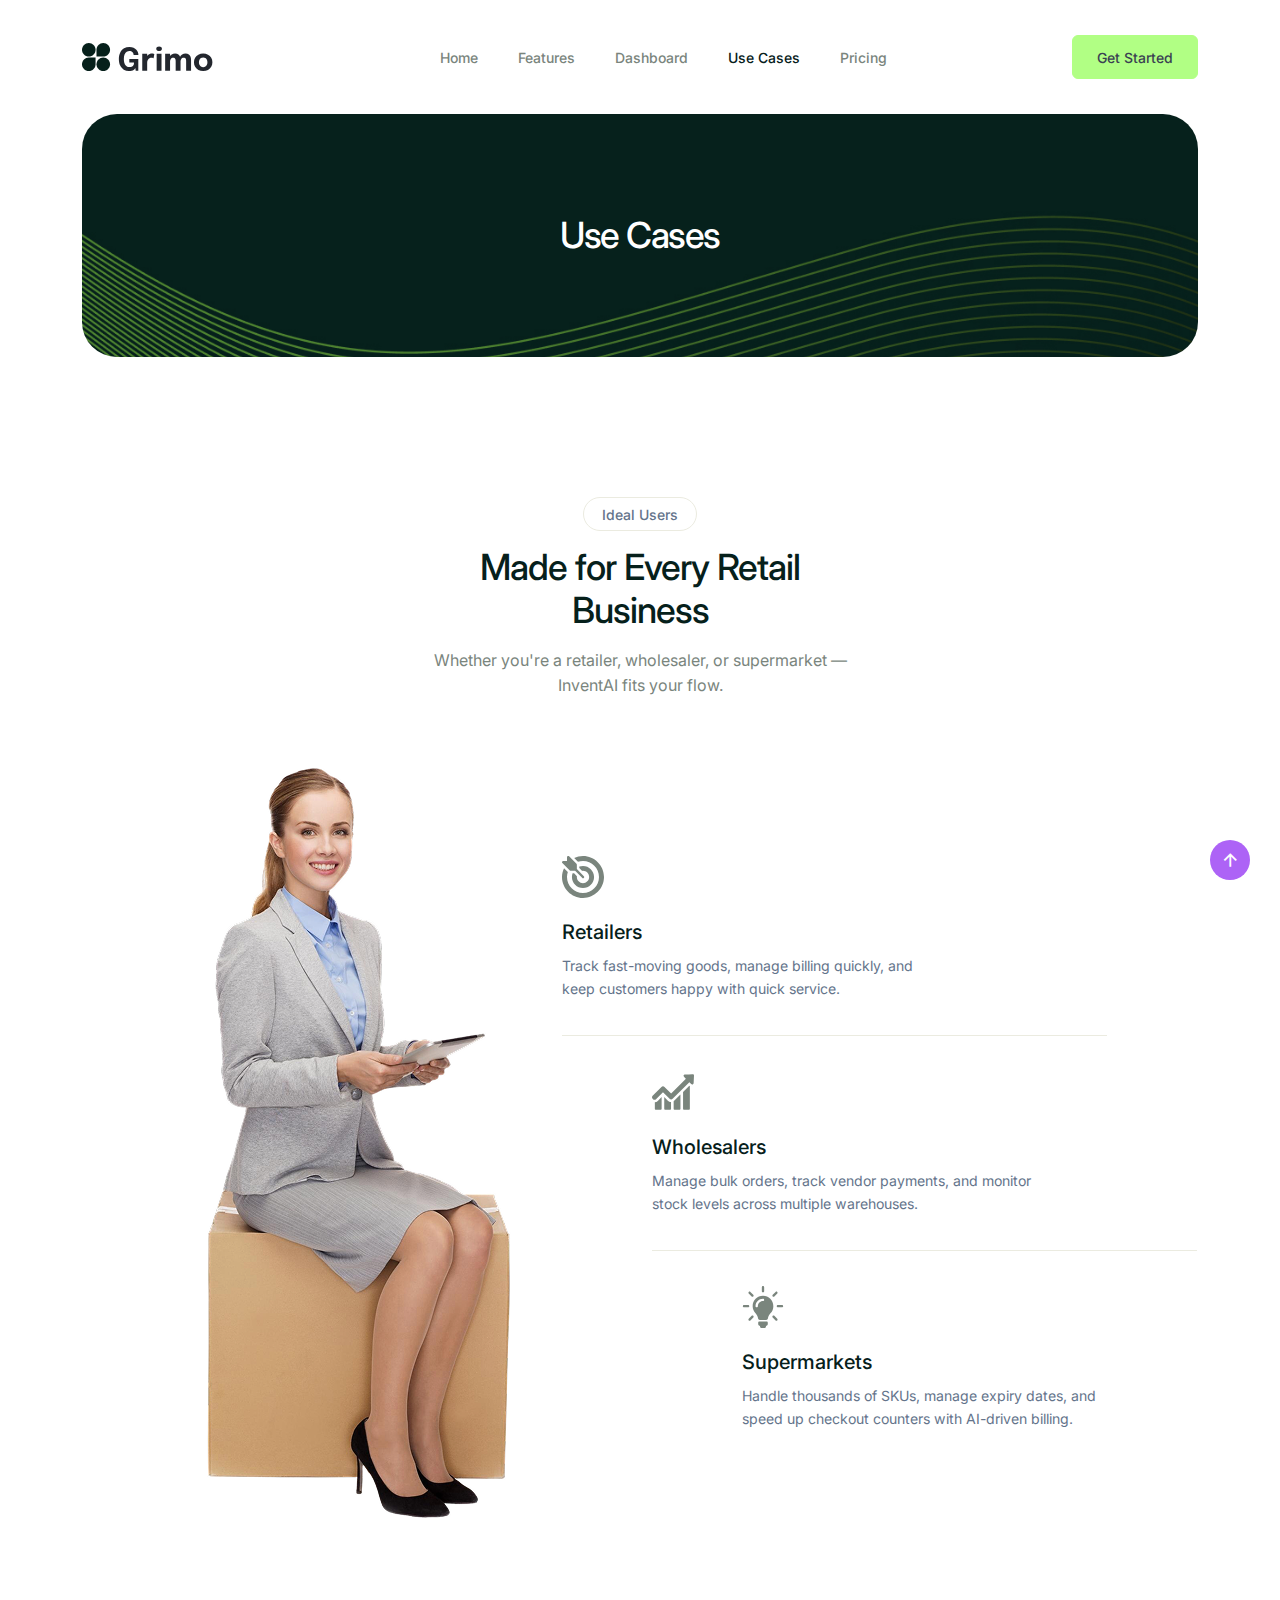
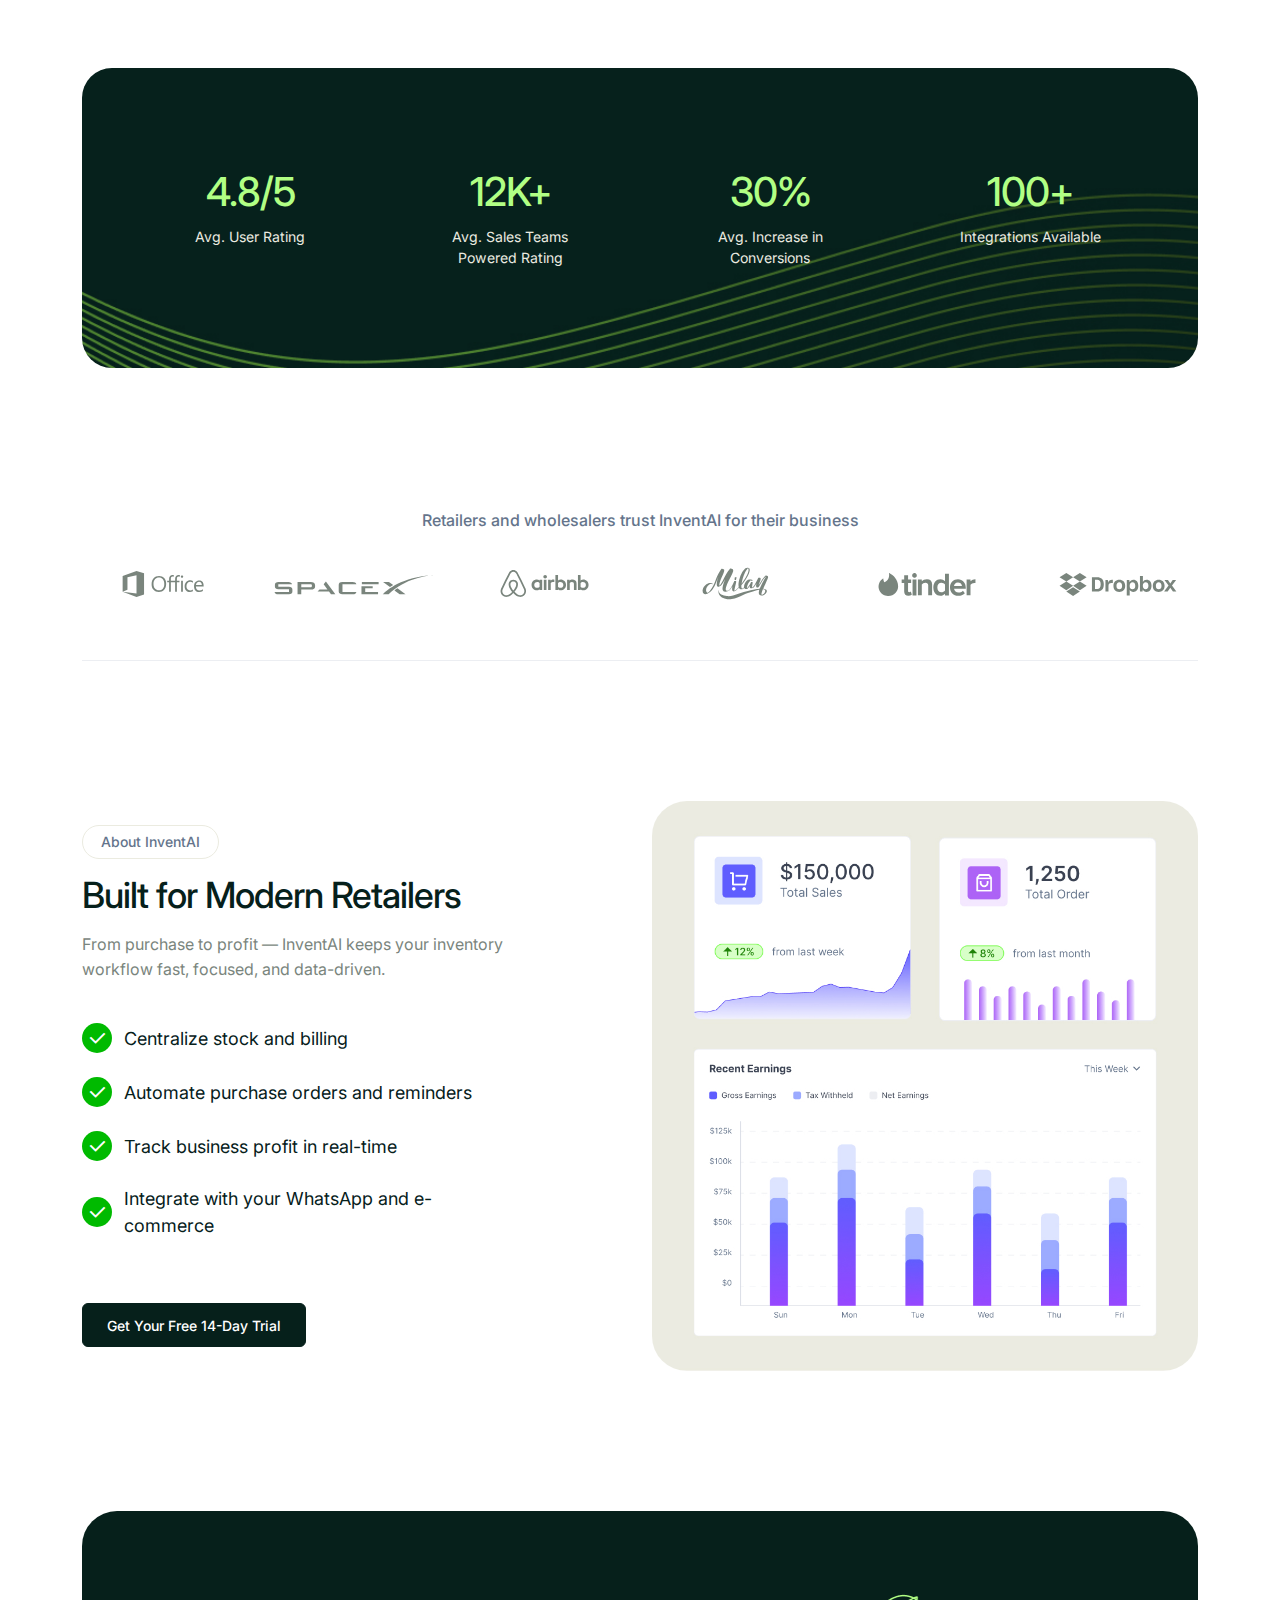
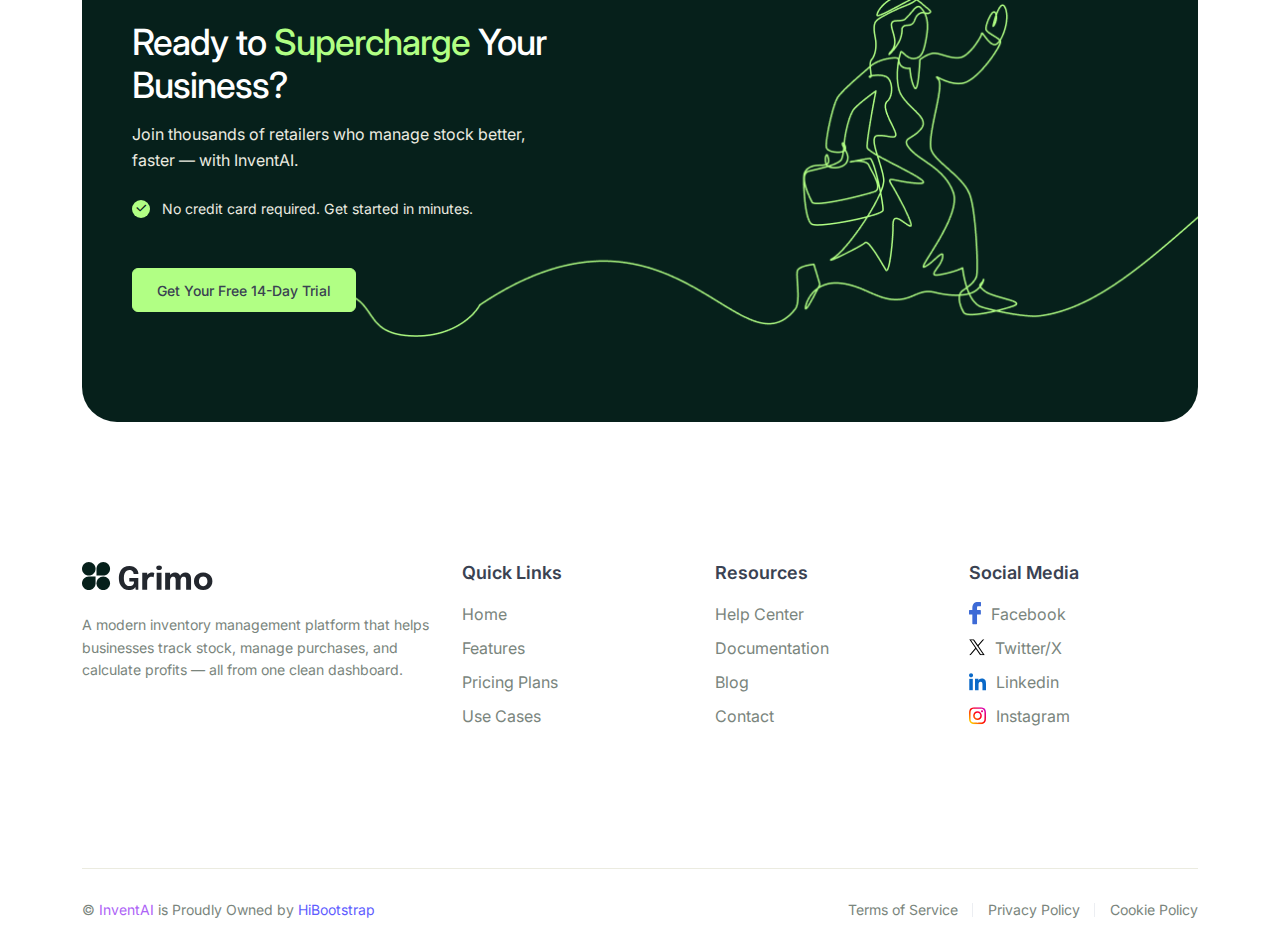
<file: use-cases.html>
<!DOCTYPE html>
<html lang="zxx">

<!-- Mirrored from templates.hibootstrap.com/grimo/sales/use-cases.html by HTTrack Website Copier/3.x [XR&CO'2014], Fri, 30 Jan 2026 13:02:45 GMT -->

<head>
    <!-- Required meta tags -->
    <meta charset="utf-8">
    <meta name="viewport" content="width=device-width, initial-scale=1, shrink-to-fit=no">

    <!-- Links Of CSS File -->
    <link rel="stylesheet" href="assets/css/google-icon.css">
    <link rel="stylesheet" href="assets/css/remixicon.css">
    <link rel="stylesheet" href="assets/css/swiper-bundle.min.css">
    <link rel="stylesheet" href="assets/css/style.css">

    <!-- Favicon -->
    <link rel="icon" type="image/png" href="assets/images/favicon.png">
    <!-- Title -->
    <title>Grimo - Multipurpose Bootstrap 5 Landing Page Template</title>
</head>

<body>
    <!-- Start Preloader Area -->
    <div class="preloader" id="preloader">
        <div class="preloader">
            <div class="waviy position-relative">
                <span class="d-inline-block">I</span>
                <span class="d-inline-block">N</span>
                <span class="d-inline-block">V</span>
                <span class="d-inline-block">E</span>
                <span class="d-inline-block">N</span>
                <span class="d-inline-block">T</span>
                <span class="d-inline-block">A</span>
                <span class="d-inline-block">I</span>
            </div>
        </div>
    </div>
    <!-- End Preloader Area -->

    <!-- Start Navbar Area -->
    <nav class="navbar navbar-expand-lg bg-transparent" id="navbar">
        <div class="container cmw-1308">
            <a class="navbar-brand" href="index.html">
                <img src="assets/images/logo.svg" class="black-logo" alt="logo">
                <img src="assets/images/white-logo.svg" class="white-logo d-none" alt="logo">
            </a>
            <button class="navbar-toggler" type="button" data-bs-toggle="collapse"
                data-bs-target="#navbarSupportedContent" aria-controls="navbarSupportedContent" aria-expanded="false"
                aria-label="Toggle navigation" id="navbar_toggler">
                <span class="border-bottom border-3 border-secondary top"></span>
                <span class="border-bottom border-3 border-secondary middle my-5px"></span>
                <span class="border-bottom border-3 border-secondary bottom"></span>
            </button>

            <div class="collapse navbar-collapse" id="navbarSupportedContent">
                <ul class="navbar-nav m-auto">
                    <li class="nav-item">
                        <a class="nav-link fs-14 fw-medium text-body-color-50 hover p-0" href="index.html">Home</a>
                    </li>
                    <li class="nav-item">
                        <a class="nav-link fs-14 fw-medium text-body-color-50 hover p-0"
                            href="features.html">Features</a>
                    </li>
                    <li class="nav-item">
                        <a class="nav-link fs-14 fw-medium text-body-color-50 hover p-0" target="_blank"
                            href="#">Dashboard</a>
                    </li>
                    <li class="nav-item">
                        <a class="nav-link fs-14 fw-medium text-body-color-50 hover p-0 active"
                            href="use-cases.html">Use Cases</a>
                    </li>
                    <li class="nav-item">
                        <a class="nav-link fs-14 fw-medium text-body-color-50 hover p-0" href="pricing.html">Pricing</a>
                    </li>
                </ul>
                <div class="others-option">
                    <a href="pricing.html" class="btn fw-medium fs-14 border-success bg-success rounded-2 hover-bg">
                        Get Started
                    </a>
                </div>
            </div>
        </div>
    </nav>
    <!-- End Navbar Area -->

    <!-- Start Banner Area -->
    <div class="page-banner-area">
        <div class="container cmw-1308">
            <div class="bg-img page-banner-bg-wrap" style="background-image: url(assets/images/funfacts-bg.jpg);">
                <div class="page-banner-content text-center">
                    <h1 class="mb-0 fw-medium text-white">Use Cases</h1>
                </div>
            </div>
        </div>
    </div>
    <!-- End Banner Area -->

    <!-- Start Ideal Users Area -->
    <div class="ideal-users-area ptb-140">
        <div class="container cmw-1308">
            <div class="section-title mx-auto text-center" style="max-width: 415px;">
                <span class="top-title">Ideal Users</span>
                <h2 class="text-secondary-50 fw-medium">Made for Every Retail Business</h2>
                <p>Whether you're a retailer, wholesaler, or supermarket — InventAI fits your flow.</p>
            </div>

            <div class="row g-4 align-items-center">
                <div class="col-lg-6">
                    <div class="woman-seat-img text-center">
                        <img src="assets/images/woman-seat.png" alt="woman-seat">
                    </div>
                </div>
                <div class="col-lg-6">
                    <div class="ideal-users-single-item border-bottom border-gray-light one">
                        <div class="icons">
                            <img src="assets/images/icons/target.svg" alt="target">
                        </div>
                        <h3 class="fw-medium text-secondary-50">Retailers</h3>
                        <p>Track fast-moving goods, manage billing quickly, and keep customers happy with quick service.
                        </p>
                    </div>
                    <div class="ideal-users-single-item border-bottom border-gray-light two">
                        <div class="icons">
                            <img src="assets/images/icons/chart.svg" alt="chart">
                        </div>
                        <h3 class="fw-medium text-secondary-50">Wholesalers</h3>
                        <p>Manage bulk orders, track vendor payments, and monitor stock levels across multiple
                            warehouses.</p>
                    </div>
                    <div class="ideal-users-single-item border-bottom border-gray-light three">
                        <div class="icons">
                            <img src="assets/images/icons/lightbulb.svg" alt="lightbulb">
                        </div>
                        <h3 class="fw-medium text-secondary-50">Supermarkets</h3>
                        <p>Handle thousands of SKUs, manage expiry dates, and speed up checkout counters with AI-driven
                            billing.</p>
                    </div>
                </div>
            </div>
        </div>
    </div>
    <!-- End Ideal Users Area -->

    <!-- Start Counter Area -->
    <div class="counter-area">
        <div class="container cmw-1308">
            <div class="bg-img counter-bg-wrap" style="background-image: url(assets/images/funfacts-bg.jpg);">
                <div class="row g-4 justify-content-center">
                    <div class="col-md-3 col-sm-6 col-6">
                        <div class="counter-single-item text-center">
                            <h1>4.8/5</h1>
                            <span>Avg. User Rating</span>
                        </div>
                    </div>
                    <div class="col-md-3 col-sm-6 col-6">
                        <div class="counter-single-item text-center">
                            <h1>12K+</h1>
                            <span>Avg. Sales Teams Powered Rating</span>
                        </div>
                    </div>
                    <div class="col-md-3 col-sm-6 col-6">
                        <div class="counter-single-item text-center">
                            <h1>30%</h1>
                            <span>Avg. Increase in Conversions</span>
                        </div>
                    </div>
                    <div class="col-md-3 col-sm-6 col-6">
                        <div class="counter-single-item text-center">
                            <h1>100+</h1>
                            <span>Integrations Available</span>
                        </div>
                    </div>
                </div>
            </div>
        </div>
    </div>
    <!-- End Counter Area -->

    <!-- Start Partners Area -->
    <div class="partners-area ptb-140">
        <div class="container cmw-1308">
            <span class="partners-title fs-16 fw-medium d-block text-center">Retailers and wholesalers trust InventAI
                for their business</span>
            <div class="partners-slide swiper border-bottom">
                <div class="swiper-wrapper text-center d-flex align-items-center">
                    <div class="swiper-slide">
                        <img src="assets/images/partners/partner1.svg" alt="partner-1">
                    </div>
                    <div class="swiper-slide">
                        <img src="assets/images/partners/partner2.svg" alt="partner-1">
                    </div>
                    <div class="swiper-slide">
                        <img src="assets/images/partners/partner3.svg" alt="partner-1">
                    </div>
                    <div class="swiper-slide">
                        <img src="assets/images/partners/partner4.svg" alt="partner-1">
                    </div>
                    <div class="swiper-slide">
                        <img src="assets/images/partners/partner5.svg" alt="partner-1">
                    </div>
                    <div class="swiper-slide">
                        <img src="assets/images/partners/partner6.svg" alt="partner-1">
                    </div>
                    <div class="swiper-slide">
                        <img src="assets/images/partners/partner1.svg" alt="partner-1">
                    </div>
                    <div class="swiper-slide">
                        <img src="assets/images/partners/partner2.svg" alt="partner-1">
                    </div>
                    <div class="swiper-slide">
                        <img src="assets/images/partners/partner3.svg" alt="partner-1">
                    </div>
                    <div class="swiper-slide">
                        <img src="assets/images/partners/partner4.svg" alt="partner-1">
                    </div>
                    <div class="swiper-slide">
                        <img src="assets/images/partners/partner5.svg" alt="partner-1">
                    </div>
                    <div class="swiper-slide">
                        <img src="assets/images/partners/partner6.svg" alt="partner-1">
                    </div>
                </div>
            </div>
        </div>
    </div>
    <!-- End Partners Area -->

    <!-- Start About Grimo Area -->
    <div class="about-trzo-area pb-140">
        <div class="container cmw-1308">
            <div class="row align-items-center g-4">
                <div class="col-lg-6">
                    <div class="about-content">
                        <span class="top-title">About InventAI</span>
                        <h2 class="text-secondary-50">Built for Modern Retailers</h2>
                        <p>From purchase to profit — InventAI keeps your inventory workflow fast, focused, and
                            data-driven.</p>

                        <ul class="p-0 list-unstyled">
                            <li class="d-flex align-items-center mb-4" style="gap: 12px;">
                                <div class="flex-shrink-0">
                                    <i class="ri-check-fill fs-22 d-flex justify-content-center align-items-center text-white bg-success-70 rounded-circle"
                                        style="width: 30px; height: 30px;"></i>
                                </div>
                                <div class="flex-grow-1">
                                    <span class="text-secondary-50 fs-18">Centralize stock and billing</span>
                                </div>
                            </li>
                            <li class="d-flex align-items-center mb-4" style="gap: 12px;">
                                <div class="flex-shrink-0">
                                    <i class="ri-check-fill fs-22 d-flex justify-content-center align-items-center text-white bg-success-70 rounded-circle"
                                        style="width: 30px; height: 30px;"></i>
                                </div>
                                <div class="flex-grow-1">
                                    <span class="text-secondary-50 fs-18">Automate purchase orders and reminders</span>
                                </div>
                            </li>
                            <li class="d-flex align-items-center mb-4" style="gap: 12px;">
                                <div class="flex-shrink-0">
                                    <i class="ri-check-fill fs-22 d-flex justify-content-center align-items-center text-white bg-success-70 rounded-circle"
                                        style="width: 30px; height: 30px;"></i>
                                </div>
                                <div class="flex-grow-1">
                                    <span class="text-secondary-50 fs-18">Track business profit in real-time</span>
                                </div>
                            </li>
                            <li class="d-flex align-items-center mb-4" style="gap: 12px;">
                                <div class="flex-shrink-0">
                                    <i class="ri-check-fill fs-22 d-flex justify-content-center align-items-center text-white bg-success-70 rounded-circle"
                                        style="width: 30px; height: 30px;"></i>
                                </div>
                                <div class="flex-grow-1">
                                    <span class="text-secondary-50 fs-18">Integrate with your WhatsApp and
                                        e-commerce</span>
                                </div>
                            </li>
                        </ul>

                        <a href="pricing.html"
                            class="btn default-btn border-secondary-50 bg-secondary-50 border-secondary-50 border-1 fw-medium fs-14 rounded-2 text-white hover-bg mt-lg-4">Get
                            Your Free 14-Day Trial</a>
                    </div>
                </div>
                <div class="col-lg-6">
                    <div class="about-img">
                        <img src="assets/images/about.jpg" alt="about">
                    </div>
                </div>
            </div>
        </div>
    </div>
    <!-- End About Grimo Area -->

    <!-- Start Supercharge  Area -->
    <div class="supercharge-arae">
        <div class="container cmw-1308">
            <div class="supercharge-wrap bg-secondary-50">
                <div class="row">
                    <div class="col-lg-6">
                        <div class="supercharge-content">
                            <h2>Ready to <span>Supercharge</span> Your Business?</h2>
                            <p>Join thousands of retailers who manage stock better, faster — with InventAI.</p>

                            <ul class="p-0 list-unstyled">
                                <li class="d-flex align-items-center mb-4" style="gap: 12px;">
                                    <div class="flex-shrink-0">
                                        <i class="ri-check-fill fs-14 d-flex justify-content-center align-items-center text-secondary-50 bg-success rounded-circle"
                                            style="width: 18px; height: 18px;"></i>
                                    </div>
                                    <div class="flex-grow-1">
                                        <span class="text-gray-light">No credit card required. Get started in
                                            minutes.</span>
                                    </div>
                                </li>
                            </ul>

                            <a href="pricing.html"
                                class="btn default-btn border-success bg-success border-success border-1 fw-medium fs-14 rounded-2 hover-bg mt-lg-4">Get
                                Your Free 14-Day Trial</a>
                        </div>
                    </div>
                </div>

                <img src="assets/images/free-trial.png" class="free-trial-img" alt="free-trial">
            </div>
        </div>
    </div>
    <!-- End Supercharge  Area -->

    <!-- Start Footer Area -->
    <div class="footer-area ptb-140">
        <div class="container cmw-1308">
            <div class="row g-4">
                <div class="col-lg-4">
                    <div class="footer-single-item">
                        <a href="index.html" class="logo">
                            <img src="assets/images/logo.svg" class="black-logo" alt="black-logo">
                            <img src="assets/images/white-logo.svg" class="d-none white-logo" alt="white-logo">
                        </a>
                        <p class="dec">A modern inventory management platform that helps businesses track stock, manage
                            purchases, and calculate profits — all from one clean dashboard.</p>
                    </div>
                </div>
                <div class="col-lg-8">
                    <div class="row g-4">
                        <div class="col-lg-4 col-sm-6">
                            <div class="footer-single-item pl-90">
                                <h3>Quick Links</h3>
                                <ul class="p-0 m-0 list-unstyled import-link">
                                    <li>
                                        <a href="#">Home</a>
                                    </li>
                                    <li>
                                        <a href="#">Features</a>
                                    </li>
                                    <li>
                                        <a href="#">Pricing Plans</a>
                                    </li>
                                    <li>
                                        <a href="#">Use Cases</a>
                                    </li>
                                </ul>
                            </div>
                        </div>
                        <div class="col-lg-4 col-sm-6">
                            <div class="footer-single-item pl-62">
                                <h3>Resources</h3>
                                <ul class="p-0 m-0 list-unstyled import-link">
                                    <li>
                                        <a href="#">Help Center</a>
                                    </li>
                                    <li>
                                        <a href="#">Documentation</a>
                                    </li>
                                    <li>
                                        <a href="#">Blog</a>
                                    </li>
                                    <li>
                                        <a href="#">Contact</a>
                                    </li>
                                </ul>
                            </div>
                        </div>
                        <div class="col-lg-4 col-sm-6">
                            <div class="footer-single-item pl-45">
                                <h3>Social Media</h3>
                                <ul class="p-0 mb-0 list-unstyled social-link" style="gap: 10px;">
                                    <li>
                                        <a href="https://www.facebook.com/" target="_blank">
                                            <img src="assets/images/icons/facebook.svg" alt="facebook">
                                            <span>Facebook</span>
                                        </a>
                                    </li>
                                    <li>
                                        <a href="https://www.twitter.com/" target="_blank">
                                            <img src="assets/images/icons/x.svg" alt="x">
                                            <span>Twitter/X</span>
                                        </a>
                                    </li>
                                    <li>
                                        <a href="https://www.linkedin.com/" target="_blank">
                                            <img src="assets/images/icons/linkedin.svg" alt="facebook">
                                            <span>Linkedin</span>
                                        </a>
                                    </li>
                                    <li>
                                        <a href="https://www.instagram.com/" target="_blank">
                                            <img src="assets/images/icons/instagram.svg" alt="facebook">
                                            <span>Instagram</span>
                                        </a>
                                    </li>
                                </ul>
                            </div>
                        </div>
                    </div>
                </div>
            </div>
        </div>
    </div>
    <!-- End Footer Area -->

    <!-- Start Copyright Area -->
    <div class="copyright-area">
        <div class="container cmw-1308">
            <div
                class="d-flex flex-wrap gap-2 justify-content-center justify-content-md-between align-items-center border-top border-gray-light copyright-content">
                <p class="fs-14 mb-0">© <span class="text-primary-div">InventAI</span> is Proudly Owned by <a
                        href="https://hibootstrap.com/" target="_blank"
                        class="text-decoration-none text-primary">HiBootstrap</a></p>
                <ul
                    class="p-0 m-0 list-unstyled d-flex flex-wrap justify-content-center justify-content-md-end terms-info">
                    <li>
                        <a href="#">Terms of Service</a>
                    </li>
                    <li>
                        <a href="#">Privacy Policy</a>
                    </li>
                    <li>
                        <a href="#">Cookie Policy</a>
                    </li>
                </ul>
            </div>
        </div>
    </div>
    <!-- End Copyright Area -->

    <!-- Start Back To Up Area -->
    <button type="button" id="backtotop">
        <i class="ri-arrow-up-line"></i>
    </button>
    <!-- End Back To Up Area -->

    <!-- <div class="theme-switch">
        <div class="switch-toggle d-flex align-items-center bg-transparent border-0 p-0 cursor" style="gap: 10px;"
            id="switch-toggle">
            <span class="fs-14 text-secondary fw-medium">Light/Dark:</span>
            <div class="position-relative" style="top: 3px;">
                <span class="dark"><i class="material-symbols-outlined fs-22 text-rating-color">light_mode</i></span>
                <span class="light"><i class="material-symbols-outlined fs-22 text-rating-color">dark_mode</i></span>
            </div>
        </div>

        <label id="switch" class="d-flex align-items-center cursor" style="gap: 5px; margin-top: 10px;">
            <span class="fs-14 text-secondary fw-medium">LTR/RTL:</span>
            <span class="d-block">
                <input type="checkbox" onchange="toggleTheme()" id="slider" class="position-absolute opacity-0">
                <span class="sliders round"></span>
            </span>
            <span class="switch-slide"></span>
        </label>
    </div> -->

    <!-- Demo Show Button trigger modal -->
    <!-- <button type="button"
        class="position-fixed top-50 translate-middle-y bg-white py-2 px-3 rounded-end-3 border bg-white z-2 demos-btn"
        data-bs-toggle="modal" data-bs-target="#exampleModal">
        <i class="material-symbols-outlined">stacks</i>
        <span class="d-block fs-14">Demos</span>
    </button> -->

    <!-- Demo Modal -->
    <div class="modal fade demos-modal" id="exampleModal" tabindex="-1" aria-labelledby="exampleModalLabel"
        aria-hidden="true">
        <button type="button"
            class="btn-close position-absolute top-0 end-0 m-2 bg-danger p-3 text-white rounded-circle opacity-100"
            data-bs-dismiss="modal" aria-label="Close"></button>
        <div class="modal-dialog modal-fullscreen w-auto m-4 m-lg-5">
            <div class="modal-content p-3 p-px-lg-4 py-xl-5 rounded-4">
                <div class="modal-header text-center justify-content-center border-0 p-0 mb-3 mb-lg-4 bg-transparent">
                    <h1 class="modal-title fs-2 mb-0" id="exampleModalLabel">Multi-Niche <span class="fw-medium">Landing
                            Pages</span> 🙂</h1>
                </div>

                <div class="modal-body">
                    <div class="row g-4 justify-content-center">

                        <div class="col-xl-4 col-xxl-3 col-sm-6">
                            <a href="https://templates.hibootstrap.com/grimo/ecommerce/ecommerce-landing-index.html"
                                class="d-block text-decoration-none bg-border-color border text-center p-4 rounded-4 border-black preview-item border-opacity-10">
                                <div class="overflow-hidden rounded-3 mb-3">
                                    <img src="assets/images/demos/home1.jpg" class="rounded-3" alt="home">
                                </div>
                                <h3 class="fs-18 fw-medium text-secondary mb-2">eCommerce</h3>
                                <span class="d-inline-block px-3 py-1 bg-white rounded-pill fs-14 text-primary">Live
                                    Demo</span>
                            </a>
                        </div>
                        <div class="col-xl-4 col-xxl-3 col-sm-6">
                            <a href="https://templates.hibootstrap.com/grimo/crm/index.html"
                                class="d-block text-decoration-none bg-border-color border text-center p-4 rounded-4 border-black preview-item border-opacity-10">
                                <div class="overflow-hidden rounded-3 mb-3">
                                    <img src="assets/images/demos/home2.jpg" class="rounded-3" alt="home">
                                </div>
                                <h3 class="fs-18 fw-medium text-secondary mb-2">CRM</h3>
                                <span class="d-inline-block px-3 py-1 bg-white rounded-pill fs-14 text-primary">Live
                                    Demo</span>
                            </a>
                        </div>
                        <div class="col-xl-4 col-xxl-3 col-sm-6">
                            <a href="https://templates.hibootstrap.com/grimo/project-management/index.html"
                                class="d-block text-decoration-none bg-border-color border text-center p-4 rounded-4 border-black preview-item border-opacity-10">
                                <div class="overflow-hidden rounded-3 mb-3">
                                    <img src="assets/images/demos/home3.jpg" class="rounded-3" alt="home">
                                </div>
                                <h3 class="fs-18 fw-medium text-secondary mb-2">Project Management</h3>
                                <span class="d-inline-block px-3 py-1 bg-white rounded-pill fs-14 text-primary">Live
                                    Demo</span>
                            </a>
                        </div>
                        <div class="col-xl-4 col-xxl-3 col-sm-6">
                            <a href="https://templates.hibootstrap.com/grimo/lms/lms-landing-index.html"
                                class="d-block text-decoration-none bg-border-color border text-center p-4 rounded-4 border-black preview-item border-opacity-10">
                                <div class="overflow-hidden rounded-3 mb-3">
                                    <img src="assets/images/demos/home4.jpg" class="rounded-3" alt="home">
                                </div>
                                <h3 class="fs-18 fw-medium text-secondary mb-2">LMS</h3>
                                <span class="d-inline-block px-3 py-1 bg-white rounded-pill fs-14 text-primary">Live
                                    Demo</span>
                            </a>
                        </div>
                        <div class="col-xl-4 col-xxl-3 col-sm-6">
                            <a href="https://templates.hibootstrap.com/grimo/helpdesk/index.html"
                                class="d-block text-decoration-none bg-border-color border text-center p-4 rounded-4 border-black preview-item border-opacity-10">
                                <div class="overflow-hidden rounded-3 mb-3">
                                    <img src="assets/images/demos/home5.jpg" class="rounded-3" alt="home">
                                </div>
                                <h3 class="fs-18 fw-medium text-secondary mb-2">Help Desk</h3>
                                <span class="d-inline-block px-3 py-1 bg-white rounded-pill fs-14 text-primary">Live
                                    Demo</span>
                            </a>
                        </div>
                        <div class="col-xl-4 col-xxl-3 col-sm-6">
                            <a href="https://templates.hibootstrap.com/grimo/analytics/index.html"
                                class="d-block text-decoration-none bg-border-color border text-center p-4 rounded-4 border-black preview-item border-opacity-10">
                                <div class="overflow-hidden rounded-3 mb-3">
                                    <img src="assets/images/demos/home6.jpg" class="rounded-3" alt="home">
                                </div>
                                <h3 class="fs-18 fw-medium text-secondary mb-2">Analytics</h3>
                                <span class="d-inline-block px-3 py-1 bg-white rounded-pill fs-14 text-primary">Live
                                    Demo</span>
                            </a>
                        </div>
                        <div class="col-xl-4 col-xxl-3 col-sm-6">
                            <a href="https://templates.hibootstrap.com/grimo/crypto/index.html"
                                class="d-block text-decoration-none bg-border-color border text-center p-4 rounded-4 border-black preview-item border-opacity-10">
                                <div class="overflow-hidden rounded-3 mb-3">
                                    <img src="assets/images/demos/home7.jpg" class="rounded-3" alt="home">
                                </div>
                                <h3 class="fs-18 fw-medium text-secondary mb-2">Crypto</h3>
                                <span class="d-inline-block px-3 py-1 bg-white rounded-pill fs-14 text-primary">Live
                                    Demo</span>
                            </a>
                        </div>
                        <div class="col-xl-4 col-xxl-3 col-sm-6">
                            <a href="index.html"
                                class="d-block text-decoration-none bg-border-color border text-center p-4 rounded-4 border-black preview-item border-opacity-10">
                                <div class="overflow-hidden rounded-3 mb-3">
                                    <img src="assets/images/demos/home8.jpg" class="rounded-3" alt="home">
                                </div>
                                <h3 class="fs-18 fw-medium text-secondary mb-2">Sales</h3>
                                <span class="d-inline-block px-3 py-1 bg-white rounded-pill fs-14 text-primary">Live
                                    Demo</span>
                            </a>
                        </div>
                        <div class="col-xl-4 col-xxl-3 col-sm-6">
                            <a href="https://templates.hibootstrap.com/grimo/school/index.html"
                                class="d-block text-decoration-none bg-border-color border text-center p-4 rounded-4 border-black preview-item border-opacity-10">
                                <div class="overflow-hidden rounded-3 mb-3">
                                    <img src="assets/images/demos/home9.jpg" class="rounded-3" alt="home">
                                </div>
                                <h3 class="fs-18 fw-medium text-secondary mb-2">School</h3>
                                <span class="d-inline-block px-3 py-1 bg-white rounded-pill fs-14 text-primary">Live
                                    Demo</span>
                            </a>
                        </div>
                        <div class="col-xl-4 col-xxl-3 col-sm-6">
                            <a href="https://templates.hibootstrap.com/grimo/call-center/index.html"
                                class="d-block text-decoration-none bg-border-color border text-center p-4 rounded-4 border-black preview-item border-opacity-10">
                                <div class="overflow-hidden rounded-3 mb-3">
                                    <img src="assets/images/demos/home10.jpg" class="rounded-3" alt="home">
                                </div>
                                <h3 class="fs-18 fw-medium text-secondary mb-2">Call Center</h3>
                                <span class="d-inline-block px-3 py-1 bg-white rounded-pill fs-14 text-primary">Live
                                    Demo</span>
                            </a>
                        </div>
                        <div class="col-xl-4 col-xxl-3 col-sm-6">
                            <a href="https://templates.hibootstrap.com/grimo/marketing/marketing-landing-index.html"
                                class="d-block text-decoration-none bg-border-color border text-center p-4 rounded-4 border-black preview-item border-opacity-10">
                                <div class="overflow-hidden rounded-3 mb-3">
                                    <img src="assets/images/demos/home11.jpg" class="rounded-3" alt="home">
                                </div>
                                <h3 class="fs-18 fw-medium text-secondary mb-2">Marketing</h3>
                                <span class="d-inline-block px-3 py-1 bg-white rounded-pill fs-14 text-primary">Live
                                    Demo</span>
                            </a>
                        </div>
                        <div class="col-xl-4 col-xxl-3 col-sm-6">
                            <a href="https://templates.hibootstrap.com/grimo/saas/index.html"
                                class="d-block text-decoration-none bg-border-color border text-center p-4 rounded-4 border-black preview-item border-opacity-10">
                                <div class="overflow-hidden rounded-3 mb-3">
                                    <img src="assets/images/demos/home12.jpg" class="rounded-3" alt="home">
                                </div>
                                <h3 class="fs-18 fw-medium text-secondary mb-2">SaaS</h3>
                                <span class="d-inline-block px-3 py-1 bg-white rounded-pill fs-14 text-primary">Live
                                    Demo</span>
                            </a>
                        </div>
                        <div class="col-xl-4 col-xxl-3 col-sm-6">
                            <a href="https://templates.hibootstrap.com/grimo/real-estate/index.html"
                                class="d-block text-decoration-none bg-border-color border text-center p-4 rounded-4 border-black preview-item border-opacity-10">
                                <div class="overflow-hidden rounded-3 mb-3">
                                    <img src="assets/images/demos/home13.jpg" class="rounded-3" alt="home">
                                </div>
                                <h3 class="fs-18 fw-medium text-secondary mb-2">Real Estate</h3>
                                <span class="d-inline-block px-3 py-1 bg-white rounded-pill fs-14 text-primary">Live
                                    Demo</span>
                            </a>
                        </div>
                        <div class="col-xl-4 col-xxl-3 col-sm-6">
                            <a href="https://templates.hibootstrap.com/grimo/shipment/index.html"
                                class="d-block text-decoration-none bg-border-color border text-center p-4 rounded-4 border-black preview-item border-opacity-10">
                                <div class="overflow-hidden rounded-3 mb-3">
                                    <img src="assets/images/demos/home14.jpg" class="rounded-3" alt="home">
                                </div>
                                <h3 class="fs-18 fw-medium text-secondary mb-2">Shipment</h3>
                                <span class="d-inline-block px-3 py-1 bg-white rounded-pill fs-14 text-primary">Live
                                    Demo</span>
                            </a>
                        </div>
                        <div class="col-xl-4 col-xxl-3 col-sm-6">
                            <a href="https://templates.hibootstrap.com/grimo/finance/index.html"
                                class="d-block text-decoration-none bg-border-color border text-center p-4 rounded-4 border-black preview-item border-opacity-10">
                                <div class="overflow-hidden rounded-3 mb-3">
                                    <img src="assets/images/demos/home15.jpg" class="rounded-3" alt="home">
                                </div>
                                <h3 class="fs-18 fw-medium text-secondary mb-2">Finance</h3>
                                <span class="d-inline-block px-3 py-1 bg-white rounded-pill fs-14 text-primary">Live
                                    Demo</span>
                            </a>
                        </div>
                        <div class="col-xl-4 col-xxl-3 col-sm-6">
                            <a href="https://templates.hibootstrap.com/grimo/social-media/index.html"
                                class="d-block text-decoration-none bg-border-color border text-center p-4 rounded-4 border-black preview-item border-opacity-10">
                                <div class="overflow-hidden rounded-3 mb-3">
                                    <img src="assets/images/demos/home16.jpg" class="rounded-3" alt="home">
                                </div>
                                <h3 class="fs-18 fw-medium text-secondary mb-2">Social Media</h3>
                                <span class="d-inline-block px-3 py-1 bg-white rounded-pill fs-14 text-primary">Live
                                    Demo</span>
                            </a>
                        </div>
                        <div class="col-xl-4 col-xxl-3 col-sm-6">
                            <a href="https://templates.hibootstrap.com/grimo/doctor/index.html"
                                class="d-block text-decoration-none bg-border-color border text-center p-4 rounded-4 border-black preview-item border-opacity-10">
                                <div class="overflow-hidden rounded-3 mb-3">
                                    <img src="assets/images/demos/home17.jpg" class="rounded-3" alt="home">
                                </div>
                                <h3 class="fs-18 fw-medium text-secondary mb-2">Doctor</h3>
                                <span class="d-inline-block px-3 py-1 bg-white rounded-pill fs-14 text-primary">Live
                                    Demo</span>
                            </a>
                        </div>
                        <div class="col-xl-4 col-xxl-3 col-sm-6">
                            <a href="https://templates.hibootstrap.com/grimo/store-analysis/index.html"
                                class="d-block text-decoration-none bg-border-color border text-center p-4 rounded-4 border-black preview-item border-opacity-10">
                                <div class="overflow-hidden rounded-3 mb-3">
                                    <img src="assets/images/demos/home18.jpg" class="rounded-3" alt="home">
                                </div>
                                <h3 class="fs-18 fw-medium text-secondary mb-2">Store Analysis</h3>
                                <span class="d-inline-block px-3 py-1 bg-white rounded-pill fs-14 text-primary">Live
                                    Demo</span>
                            </a>
                        </div>
                        <div class="col-xl-4 col-xxl-3 col-sm-6">
                            <a href="https://templates.hibootstrap.com/grimo/credit-card/index.html"
                                class="d-block text-decoration-none bg-border-color border text-center p-4 rounded-4 border-black preview-item border-opacity-10">
                                <div class="overflow-hidden rounded-3 mb-3">
                                    <img src="assets/images/demos/home19.jpg" class="rounded-3" alt="home">
                                </div>
                                <h3 class="fs-18 fw-medium text-secondary mb-2">Credit Card</h3>
                                <span class="d-inline-block px-3 py-1 bg-white rounded-pill fs-14 text-primary">Live
                                    Demo</span>
                            </a>
                        </div>
                    </div>
                </div>
            </div>
        </div>
    </div>

    <!-- Link Of JS File -->
    <script src="assets/js/bootstrap.bundle.min.js"></script>
    <script src="assets/js/swiper-bundle.min.js"></script>
    <script src="assets/js/fslightbox.js"></script>
    <script src="assets/js/custom.js"></script>
</body>

<!-- Mirrored from templates.hibootstrap.com/grimo/sales/use-cases.html by HTTrack Website Copier/3.x [XR&CO'2014], Fri, 30 Jan 2026 13:02:45 GMT -->

</html>
</file>
<file: assets/css/google-icon.css>
/* fallback */
@font-face {
    font-family: 'Material Symbols Outlined';
    font-style: normal;
    font-weight: 400;
    src: url(https://fonts.gstatic.com/s/materialsymbolsoutlined/v192/kJF1BvYX7BgnkSrUwT8OhrdQw4oELdPIeeII9v6oDMzByHX9rA6RzaxHMPdY43zj-jCxv3fzvRNU22ZXGJpEpjC_1v-p_4MrImHCIJIZrDCvHOej.woff2) format('woff2');
  }
  
  .material-symbols-outlined {
    font-family: 'Material Symbols Outlined';
    font-weight: normal;
    font-style: normal;
    font-size: 24px;
    line-height: 1;
    letter-spacing: normal;
    text-transform: none;
    display: inline-block;
    white-space: nowrap;
    word-wrap: normal;
    direction: ltr;
    -webkit-font-feature-settings: 'liga';
    -webkit-font-smoothing: antialiased;
  }
</file>
<file: styles.css>
/* Global Reset */
* {
    margin: 0;
    padding: 0;
    box-sizing: border-box;
}

body {
    font-family: 'Playfair Display', serif;
    background-color: #020617;
    /* Deep Navy */
    background-image: url('assets/elegant_background.png');
    background-size: cover;
    background-position: center;
    background-repeat: no-repeat;
    height: 100vh;
    display: flex;
    justify-content: center;
    align-items: center;
    overflow: hidden;
    position: relative;
    color: #f8fafc;
}

/* Darker Overlay for Text Pop */
body::before {
    content: '';
    position: absolute;
    top: 0;
    left: 0;
    width: 100%;
    height: 100%;
    background: rgba(2, 6, 23, 0.5);
    z-index: -1;
}

.container {
    text-align: center;
    width: 100%;
    padding: 2rem;
    z-index: 1;
}

/* Huge Hero Text */
.hero-text {
    font-size: 8rem;
    /* Massive Scale */
    font-weight: 700;
    letter-spacing: 0.5rem;
    margin: 0;
    line-height: 1.1;

    /* Gold Gradient */
    background: linear-gradient(to bottom, #FFD700, #C5A059);
    -webkit-background-clip: text;
    -webkit-text-fill-color: transparent;

    /* Glow/Shadow */
    text-shadow: 0 10px 30px rgba(0, 0, 0, 0.5);

    animation: zoomInFade 1.5s cubic-bezier(0.16, 1, 0.3, 1) forwards;
}

/* Simple Team Section - Minimal */
.team-section {
    margin-top: 3rem;
    animation: fadeIn 1.5s ease-out 0.5s both;
}

.team-members {
    display: flex;
    justify-content: center;
    gap: 4rem;
    margin-top: 1rem;
}

.member {
    font-size: 1.25rem;
    color: #cbd5e1;
    font-style: italic;
    letter-spacing: 0.1em;
    position: relative;
    opacity: 0.8;
}

/* Animations */
@keyframes zoomInFade {
    0% {
        opacity: 0;
        transform: scale(0.95) translateY(20px);
    }

    100% {
        opacity: 1;
        transform: scale(1) translateY(0);
    }
}

@keyframes fadeIn {
    from {
        opacity: 0;
    }

    to {
        opacity: 0.8;
    }
}

/* Responsive */
@media (max-width: 900px) {
    .hero-text {
        font-size: 4rem;
        letter-spacing: 0.2rem;
    }

    .team-members {
        gap: 2rem;
        flex-direction: column;
    }
}
</file>
